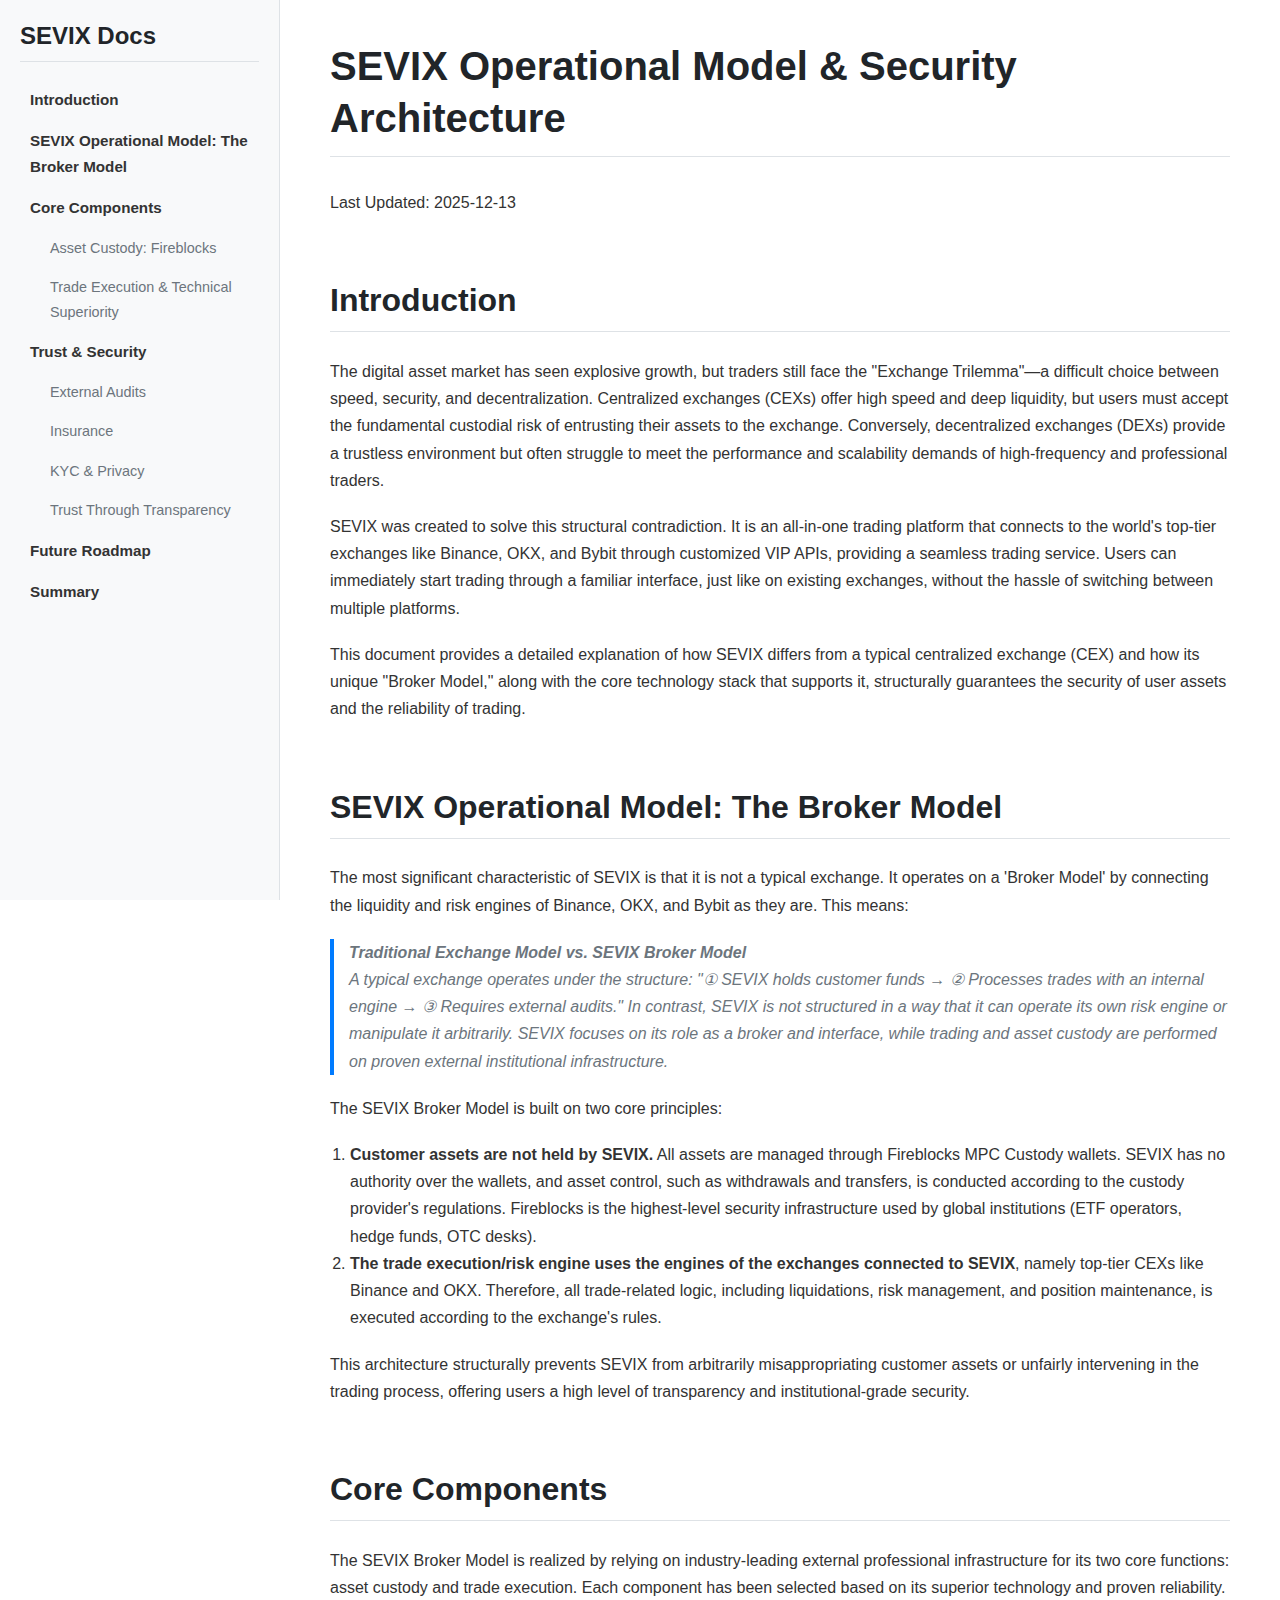
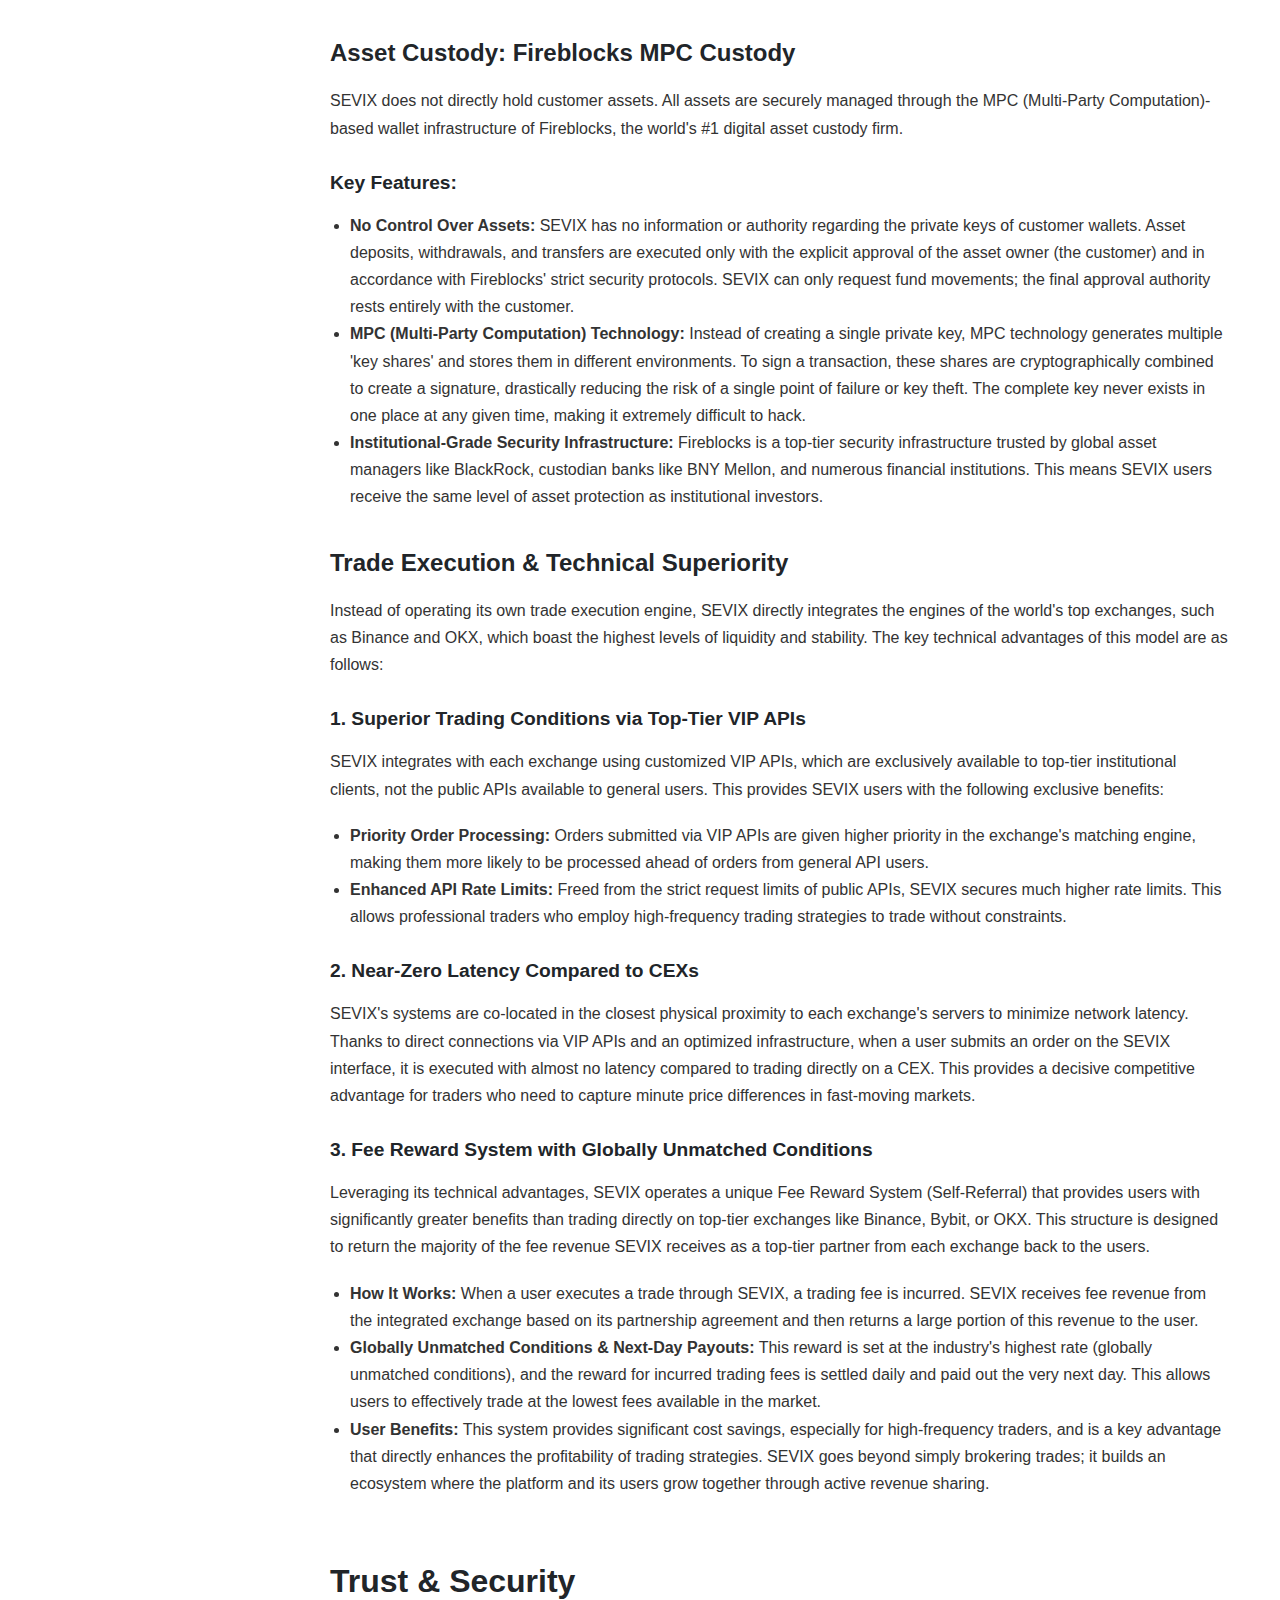
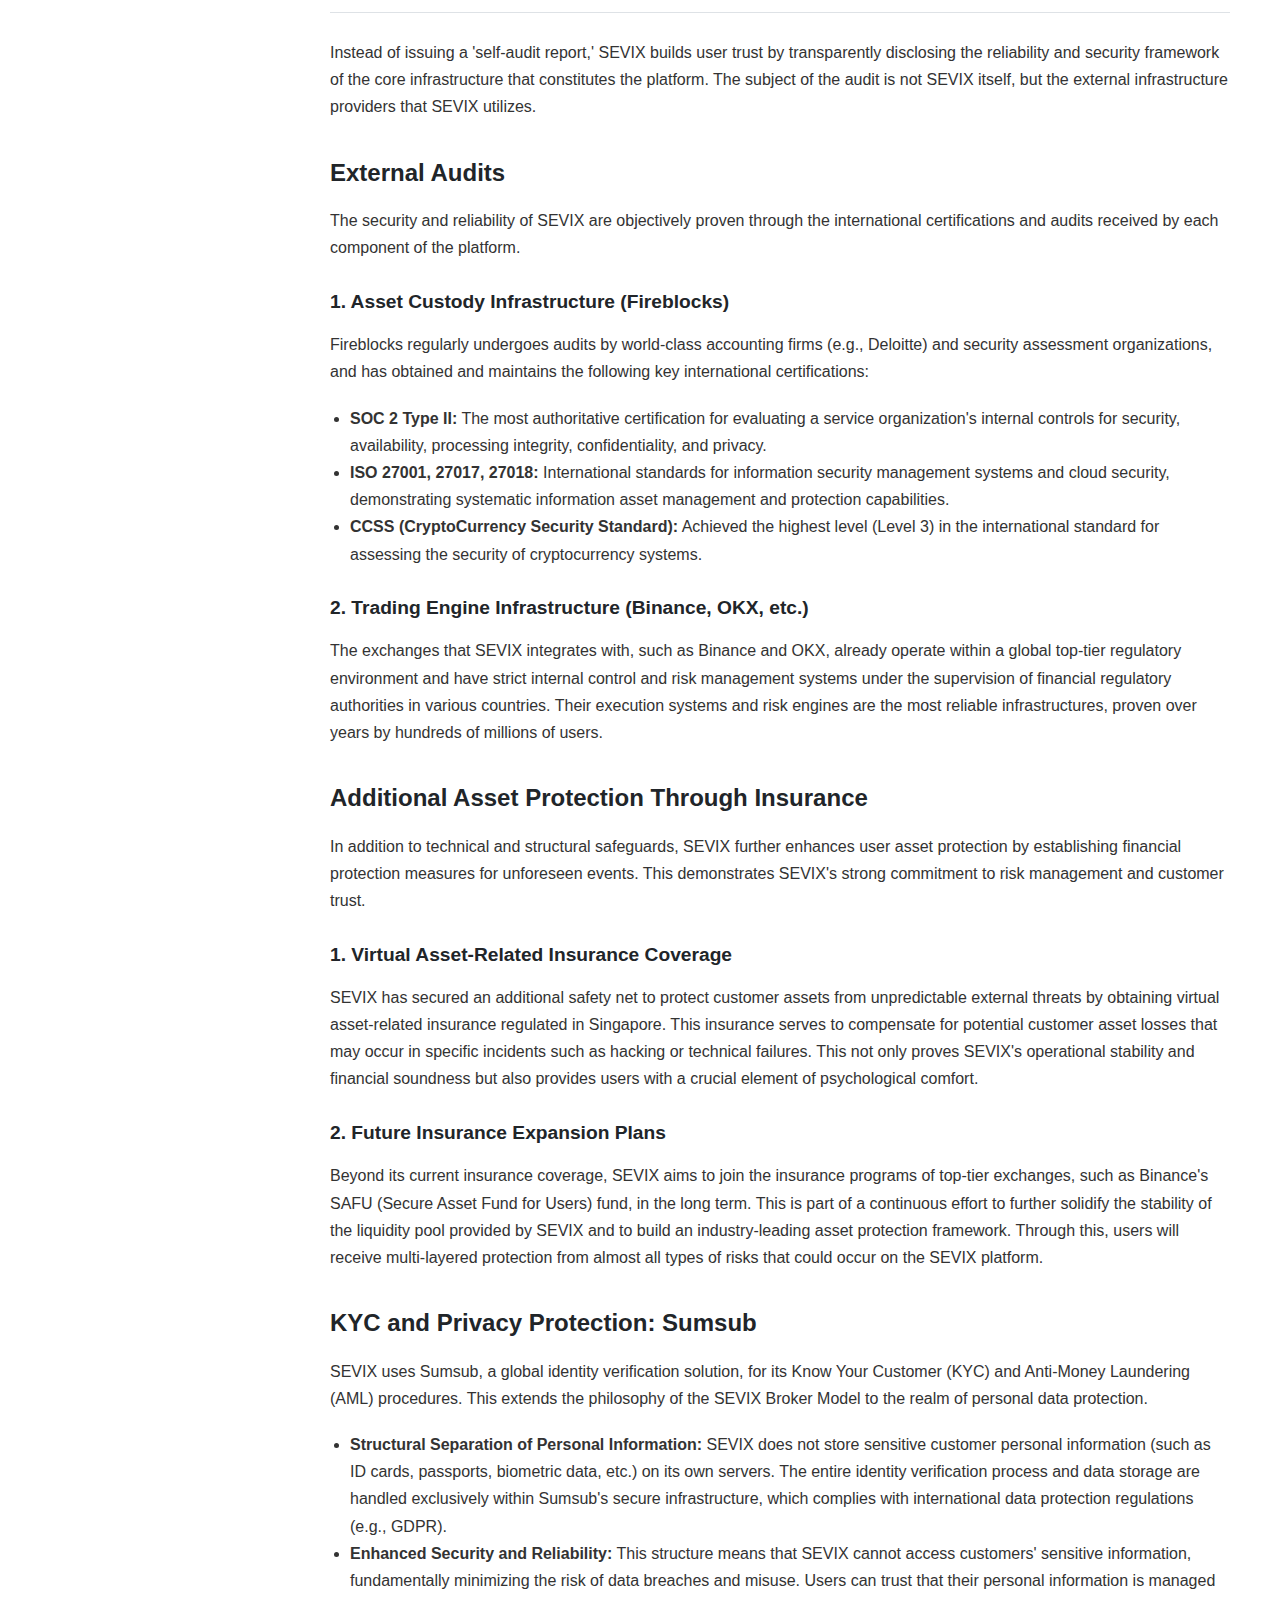
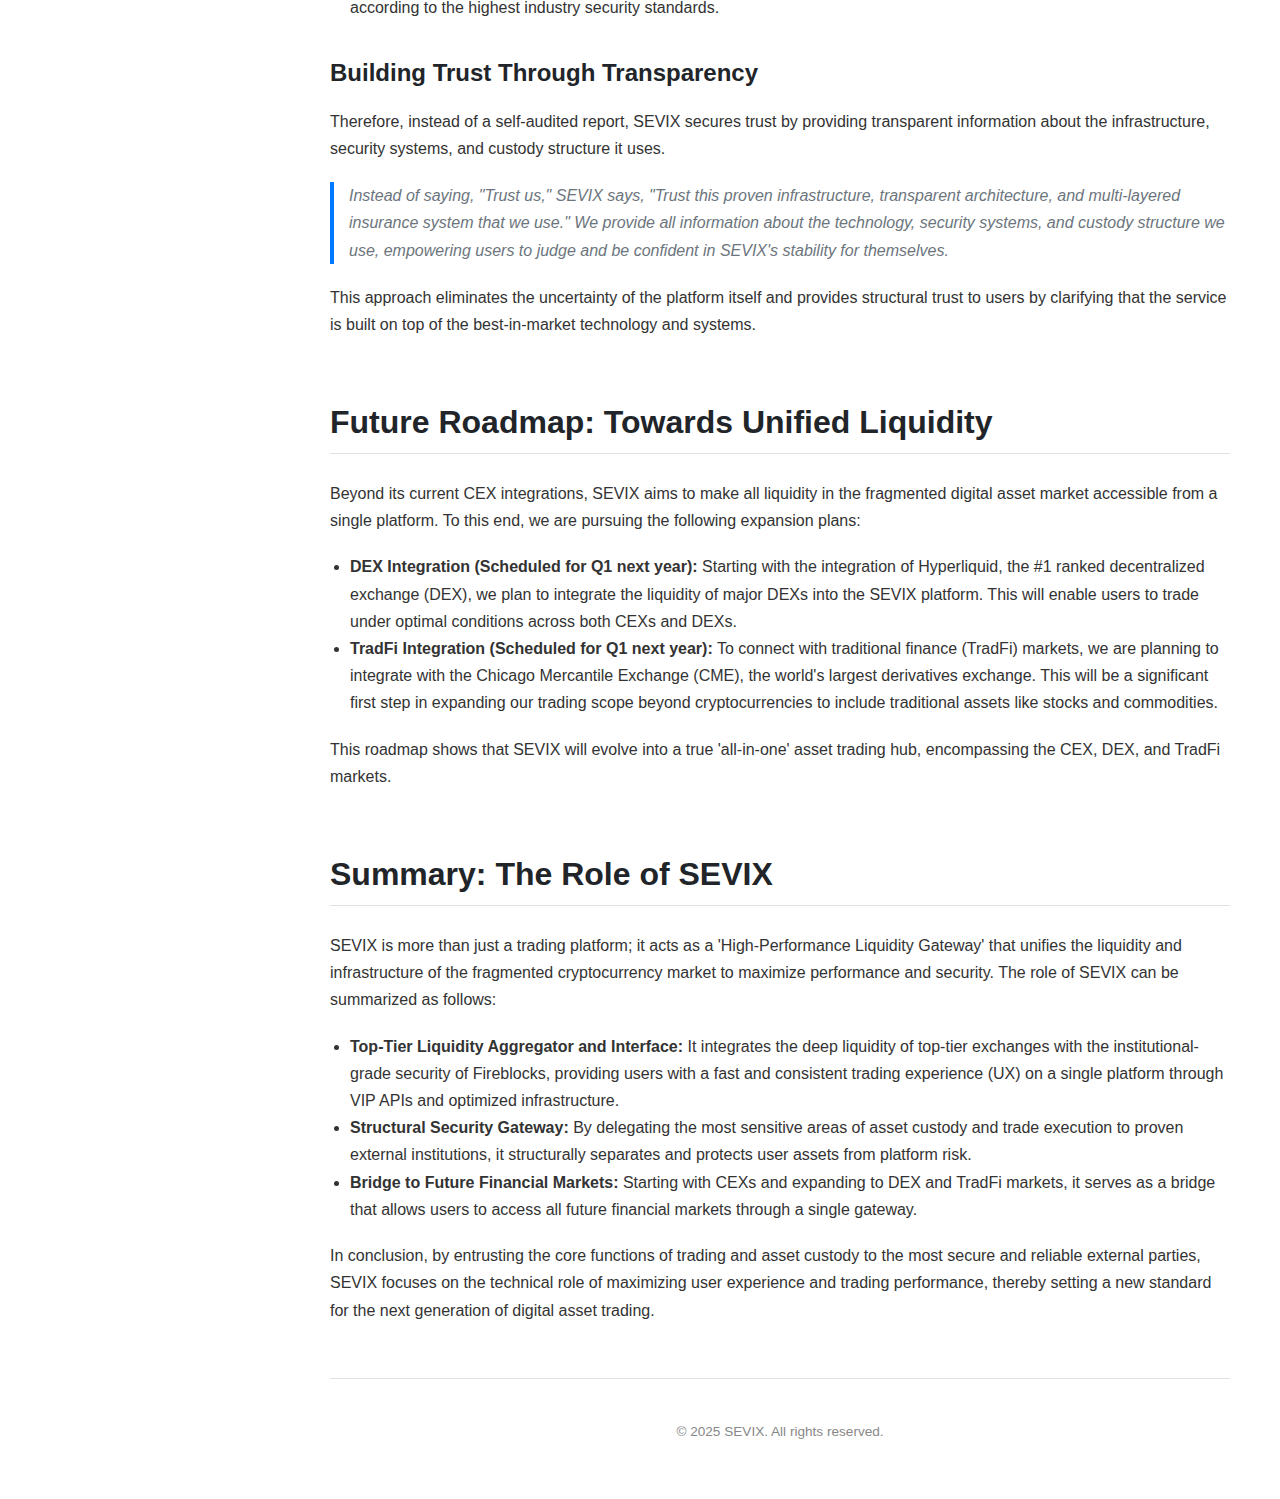
<file: index.html>
<!DOCTYPE html>
<html lang="en">
<head>
    <meta charset="UTF-8">
    <meta name="viewport" content="width=device-width, initial-scale=1.0">
    <title>SEVIX Brokerage Model & Architecture</title>
    <style>
        :root {
            --primary-color: #007bff;
            --secondary-color: #6c757d;
            --background-color: #ffffff;
            --sidebar-bg: #f8f9fa;
            --text-color: #333;
            --heading-color: #212529;
            --border-color: #dee2e6;
            --code-bg: #e9ecef;
            --link-color: #0056b3;
            --pre-bg: #f1f1f1;
        }

        body {
            font-family: -apple-system, BlinkMacSystemFont, "Segoe UI", Roboto, "Helvetica Neue", Arial, sans-serif;
            line-height: 1.7;
            color: var(--text-color);
            background-color: var(--background-color);
            margin: 0;
            display: flex;
        }

        .sidebar {
            width: 280px;
            position: fixed;
            top: 0;
            left: 0;
            height: 100vh;
            background-color: var(--sidebar-bg);
            border-right: 1px solid var(--border-color);
            padding: 20px;
            overflow-y: auto;
            box-sizing: border-box;
        }

        .sidebar h1 {
            font-size: 1.5em;
            color: var(--heading-color);
            margin-bottom: 20px;
            border-bottom: 1px solid var(--border-color);
            padding-bottom: 10px;
        }

        .sidebar nav ul {
            list-style: none;
            padding: 0;
            margin: 0;
        }

        .sidebar nav li {
            margin-bottom: 5px;
        }

        .sidebar nav a {
            text-decoration: none;
            color: var(--secondary-color);
            display: block;
            padding: 5px 10px;
            border-radius: 4px;
            font-size: 0.95em;
            transition: background-color 0.2s, color 0.2s;
        }

        .sidebar nav > ul > li > a {
            font-weight: bold;
            color: var(--text-color);
        }

        .sidebar nav ul ul {
            padding-left: 20px;
            margin-top: 5px;
        }

        .sidebar nav ul ul a {
            font-weight: normal;
            font-size: 0.9em;
        }

        .sidebar nav a:hover,
        .sidebar nav a.active {
            background-color: #e9ecef;
            color: var(--primary-color);
        }

        .main-content {
            margin-left: 280px;
            padding: 40px;
            width: calc(100% - 280px);
            box-sizing: border-box;
        }

        article {
            max-width: 900px;
            margin: 0 auto;
        }

        h1, h2, h3, h4, h5, h6 {
            color: var(--heading-color);
            font-weight: 600;
            margin-top: 1.5em;
            margin-bottom: 0.8em;
            line-height: 1.3;
        }

        h1 { font-size: 2.5em; border-bottom: 1px solid var(--border-color); padding-bottom: 0.3em; margin-top: 0; }
        h2 { font-size: 2em; border-bottom: 1px solid var(--border-color); padding-bottom: 0.3em; margin-top: 2em; }
        h3 { font-size: 1.5em; }
        h4 { font-size: 1.2em; }

        p {
            margin-bottom: 1.2em;
        }

        a {
            color: var(--primary-color);
            text-decoration: none;
        }

        a:hover {
            text-decoration: underline;
        }

        blockquote {
            border-left: 4px solid var(--primary-color);
            padding-left: 15px;
            margin: 20px 0;
            color: var(--secondary-color);
            font-style: italic;
        }

        table {
            width: 100%;
            border-collapse: collapse;
            margin: 25px 0;
            font-size: 0.95em;
        }

        th, td {
            border: 1px solid var(--border-color);
            padding: 12px 15px;
            text-align: left;
        }

        th {
            background-color: var(--sidebar-bg);
            font-weight: 600;
        }

        ul, ol {
            padding-left: 20px;
            margin-bottom: 1.2em;
        }

        .last-updated {
            font-size: 0.85em;
            color: var(--secondary-color);
            margin-bottom: 2em;
        }

        @media (max-width: 992px) {
            .sidebar {
                width: 240px;
            }
            .main-content {
                margin-left: 240px;
                width: calc(100% - 240px);
            }
        }

        @media (max-width: 768px) {
            body {
                flex-direction: column;
            }
            .sidebar {
                position: relative;
                width: 100%;
                height: auto;
                border-right: none;
                border-bottom: 1px solid var(--border-color);
            }
            .main-content {
                margin-left: 0;
                width: 100%;
                padding: 20px;
            }
            table {
                display: block;
                overflow-x: auto;
                white-space: nowrap;
            }
        }
    </style>
</head>
<body>
    <aside class="sidebar">
        <h1>SEVIX Docs</h1>
        <nav>
            <ul>
                <li><a href="#introduction">Introduction</a></li>
                <li><a href="#broker-model">SEVIX Operational Model: The Broker Model</a></li>
                <li><a href="#core-components">Core Components</a>
                    <ul>
                        <li><a href="#section-asset-custody">Asset Custody: Fireblocks</a></li>
                        <li><a href="#section-trading-engine">Trade Execution & Technical Superiority</a></li>
                    </ul>
                </li>
                <li><a href="#trust-and-security">Trust & Security</a>
                    <ul>
                        <li><a href="#section-external-audits">External Audits</a></li>
                        <li><a href="#section-insurance">Insurance</a></li>
                        <li><a href="#section-kyc">KYC & Privacy</a></li>
                        <li><a href="#section-trust-through-transparency">Trust Through Transparency</a></li>
                    </ul>
                </li>
                <li><a href="#roadmap">Future Roadmap</a></li>
                <li><a href="#summary">Summary</a></li>
            </ul>
        </nav>
    </aside>

    <main class="main-content">
        <article>
            <h1>SEVIX Operational Model & Security Architecture</h1>
            <p>Last Updated: 2025-12-13</p>

            <section id="introduction">
                <h2>Introduction</h2>
                <p>The digital asset market has seen explosive growth, but traders still face the "Exchange Trilemma"—a difficult choice between speed, security, and decentralization. Centralized exchanges (CEXs) offer high speed and deep liquidity, but users must accept the fundamental custodial risk of entrusting their assets to the exchange. Conversely, decentralized exchanges (DEXs) provide a trustless environment but often struggle to meet the performance and scalability demands of high-frequency and professional traders.</p>
                <p>SEVIX was created to solve this structural contradiction. It is an all-in-one trading platform that connects to the world's top-tier exchanges like Binance, OKX, and Bybit through customized VIP APIs, providing a seamless trading service. Users can immediately start trading through a familiar interface, just like on existing exchanges, without the hassle of switching between multiple platforms.</p>
                <p>This document provides a detailed explanation of how SEVIX differs from a typical centralized exchange (CEX) and how its unique "Broker Model," along with the core technology stack that supports it, structurally guarantees the security of user assets and the reliability of trading.</p>
            </section>

            <section id="broker-model">
                <h2>SEVIX Operational Model: The Broker Model</h2>
                <p>The most significant characteristic of SEVIX is that it is not a typical exchange. It operates on a 'Broker Model' by connecting the liquidity and risk engines of Binance, OKX, and Bybit as they are. This means:</p>
                <blockquote>
                    <p><strong>Traditional Exchange Model vs. SEVIX Broker Model</strong><br/>
                    A typical exchange operates under the structure: "① SEVIX holds customer funds → ② Processes trades with an internal engine → ③ Requires external audits." In contrast, SEVIX is not structured in a way that it can operate its own risk engine or manipulate it arbitrarily. SEVIX focuses on its role as a broker and interface, while trading and asset custody are performed on proven external institutional infrastructure.</p>
                </blockquote>
                <p>The SEVIX Broker Model is built on two core principles:</p>
                <ol>
                    <li><strong>Customer assets are not held by SEVIX.</strong> All assets are managed through Fireblocks MPC Custody wallets. SEVIX has no authority over the wallets, and asset control, such as withdrawals and transfers, is conducted according to the custody provider's regulations. Fireblocks is the highest-level security infrastructure used by global institutions (ETF operators, hedge funds, OTC desks).</li>
                    <li><strong>The trade execution/risk engine uses the engines of the exchanges connected to SEVIX</strong>, namely top-tier CEXs like Binance and OKX. Therefore, all trade-related logic, including liquidations, risk management, and position maintenance, is executed according to the exchange's rules.</li>
                </ol>
                <p>This architecture structurally prevents SEVIX from arbitrarily misappropriating customer assets or unfairly intervening in the trading process, offering users a high level of transparency and institutional-grade security.</p>
            </section>

            <section id="core-components">
                <h2>Core Components</h2>
                <p>The SEVIX Broker Model is realized by relying on industry-leading external professional infrastructure for its two core functions: asset custody and trade execution. Each component has been selected based on its superior technology and proven reliability.</p>

                <h3 id="section-asset-custody">Asset Custody: Fireblocks MPC Custody</h3>
                <p>SEVIX does not directly hold customer assets. All assets are securely managed through the MPC (Multi-Party Computation)-based wallet infrastructure of Fireblocks, the world's #1 digital asset custody firm.</p>

                <h4>Key Features:</h4>
                <ul>
                    <li><strong>No Control Over Assets:</strong> SEVIX has no information or authority regarding the private keys of customer wallets. Asset deposits, withdrawals, and transfers are executed only with the explicit approval of the asset owner (the customer) and in accordance with Fireblocks' strict security protocols. SEVIX can only request fund movements; the final approval authority rests entirely with the customer.</li>
                    <li><strong>MPC (Multi-Party Computation) Technology:</strong> Instead of creating a single private key, MPC technology generates multiple 'key shares' and stores them in different environments. To sign a transaction, these shares are cryptographically combined to create a signature, drastically reducing the risk of a single point of failure or key theft. The complete key never exists in one place at any given time, making it extremely difficult to hack.</li>
                    <li><strong>Institutional-Grade Security Infrastructure:</strong> Fireblocks is a top-tier security infrastructure trusted by global asset managers like BlackRock, custodian banks like BNY Mellon, and numerous financial institutions. This means SEVIX users receive the same level of asset protection as institutional investors.</li>
                </ul>

                <h3 id="section-trading-engine">Trade Execution & Technical Superiority</h3>
                <p>Instead of operating its own trade execution engine, SEVIX directly integrates the engines of the world's top exchanges, such as Binance and OKX, which boast the highest levels of liquidity and stability. The key technical advantages of this model are as follows:</p>

                <h4>1. Superior Trading Conditions via Top-Tier VIP APIs</h4>
                <p>SEVIX integrates with each exchange using customized VIP APIs, which are exclusively available to top-tier institutional clients, not the public APIs available to general users. This provides SEVIX users with the following exclusive benefits:</p>
                <ul>
                    <li><strong>Priority Order Processing:</strong> Orders submitted via VIP APIs are given higher priority in the exchange's matching engine, making them more likely to be processed ahead of orders from general API users.</li>
                    <li><strong>Enhanced API Rate Limits:</strong> Freed from the strict request limits of public APIs, SEVIX secures much higher rate limits. This allows professional traders who employ high-frequency trading strategies to trade without constraints.</li>
                </ul>

                <h4>2. Near-Zero Latency Compared to CEXs</h4>
                <p>SEVIX's systems are co-located in the closest physical proximity to each exchange's servers to minimize network latency. Thanks to direct connections via VIP APIs and an optimized infrastructure, when a user submits an order on the SEVIX interface, it is executed with almost no latency compared to trading directly on a CEX. This provides a decisive competitive advantage for traders who need to capture minute price differences in fast-moving markets.</p>

                <h4>3. Fee Reward System with Globally Unmatched Conditions</h4>
                <p>Leveraging its technical advantages, SEVIX operates a unique Fee Reward System (Self-Referral) that provides users with significantly greater benefits than trading directly on top-tier exchanges like Binance, Bybit, or OKX. This structure is designed to return the majority of the fee revenue SEVIX receives as a top-tier partner from each exchange back to the users.</p>
                <ul>
                    <li><strong>How It Works:</strong> When a user executes a trade through SEVIX, a trading fee is incurred. SEVIX receives fee revenue from the integrated exchange based on its partnership agreement and then returns a large portion of this revenue to the user.</li>
                    <li><strong>Globally Unmatched Conditions & Next-Day Payouts:</strong> This reward is set at the industry's highest rate (globally unmatched conditions), and the reward for incurred trading fees is settled daily and paid out the very next day. This allows users to effectively trade at the lowest fees available in the market.</li>
                    <li><strong>User Benefits:</strong> This system provides significant cost savings, especially for high-frequency traders, and is a key advantage that directly enhances the profitability of trading strategies. SEVIX goes beyond simply brokering trades; it builds an ecosystem where the platform and its users grow together through active revenue sharing.</li>
                </ul>
            </section>

            <section id="trust-and-security">
                <h2>Trust & Security</h2>
                <p>Instead of issuing a 'self-audit report,' SEVIX builds user trust by transparently disclosing the reliability and security framework of the core infrastructure that constitutes the platform. The subject of the audit is not SEVIX itself, but the external infrastructure providers that SEVIX utilizes.</p>

                <h3 id="section-external-audits">External Audits</h3>
                <p>The security and reliability of SEVIX are objectively proven through the international certifications and audits received by each component of the platform.</p>

                <h4>1. Asset Custody Infrastructure (Fireblocks)</h4>
                <p>Fireblocks regularly undergoes audits by world-class accounting firms (e.g., Deloitte) and security assessment organizations, and has obtained and maintains the following key international certifications:</p>
                <ul>
                    <li><strong>SOC 2 Type II:</strong> The most authoritative certification for evaluating a service organization's internal controls for security, availability, processing integrity, confidentiality, and privacy.</li>
                    <li><strong>ISO 27001, 27017, 27018:</strong> International standards for information security management systems and cloud security, demonstrating systematic information asset management and protection capabilities.</li>
                    <li><strong>CCSS (CryptoCurrency Security Standard):</strong> Achieved the highest level (Level 3) in the international standard for assessing the security of cryptocurrency systems.</li>
                </ul>

                <h4>2. Trading Engine Infrastructure (Binance, OKX, etc.)</h4>
                <p>The exchanges that SEVIX integrates with, such as Binance and OKX, already operate within a global top-tier regulatory environment and have strict internal control and risk management systems under the supervision of financial regulatory authorities in various countries. Their execution systems and risk engines are the most reliable infrastructures, proven over years by hundreds of millions of users.</p>

                <h3 id="section-insurance">Additional Asset Protection Through Insurance</h3>
                <p>In addition to technical and structural safeguards, SEVIX further enhances user asset protection by establishing financial protection measures for unforeseen events. This demonstrates SEVIX's strong commitment to risk management and customer trust.</p>

                <h4>1. Virtual Asset-Related Insurance Coverage</h4>
                <p>SEVIX has secured an additional safety net to protect customer assets from unpredictable external threats by obtaining virtual asset-related insurance regulated in Singapore. This insurance serves to compensate for potential customer asset losses that may occur in specific incidents such as hacking or technical failures. This not only proves SEVIX's operational stability and financial soundness but also provides users with a crucial element of psychological comfort.</p>

                <h4>2. Future Insurance Expansion Plans</h4>
                <p>Beyond its current insurance coverage, SEVIX aims to join the insurance programs of top-tier exchanges, such as Binance's SAFU (Secure Asset Fund for Users) fund, in the long term. This is part of a continuous effort to further solidify the stability of the liquidity pool provided by SEVIX and to build an industry-leading asset protection framework. Through this, users will receive multi-layered protection from almost all types of risks that could occur on the SEVIX platform.</p>

                <h3 id="section-kyc">KYC and Privacy Protection: Sumsub</h3>
                <p>SEVIX uses Sumsub, a global identity verification solution, for its Know Your Customer (KYC) and Anti-Money Laundering (AML) procedures. This extends the philosophy of the SEVIX Broker Model to the realm of personal data protection.</p>
                <ul>
                    <li><strong>Structural Separation of Personal Information:</strong> SEVIX does not store sensitive customer personal information (such as ID cards, passports, biometric data, etc.) on its own servers. The entire identity verification process and data storage are handled exclusively within Sumsub's secure infrastructure, which complies with international data protection regulations (e.g., GDPR).</li>
                    <li><strong>Enhanced Security and Reliability:</strong> This structure means that SEVIX cannot access customers' sensitive information, fundamentally minimizing the risk of data breaches and misuse. Users can trust that their personal information is managed according to the highest industry security standards.</li>
                </ul>

                <h3 id="section-trust-through-transparency">Building Trust Through Transparency</h3>
                <p>Therefore, instead of a self-audited report, SEVIX secures trust by providing transparent information about the infrastructure, security systems, and custody structure it uses.</p>
                <blockquote>
                    <p>Instead of saying, "Trust us," SEVIX says, "Trust this proven infrastructure, transparent architecture, and multi-layered insurance system that we use." We provide all information about the technology, security systems, and custody structure we use, empowering users to judge and be confident in SEVIX's stability for themselves.</p>
                </blockquote>
                <p>This approach eliminates the uncertainty of the platform itself and provides structural trust to users by clarifying that the service is built on top of the best-in-market technology and systems.</p>
            </section>

            <section id="roadmap">
                <h2>Future Roadmap: Towards Unified Liquidity</h2>
                <p>Beyond its current CEX integrations, SEVIX aims to make all liquidity in the fragmented digital asset market accessible from a single platform. To this end, we are pursuing the following expansion plans:</p>
                <ul>
                    <li><strong>DEX Integration (Scheduled for Q1 next year):</strong> Starting with the integration of Hyperliquid, the #1 ranked decentralized exchange (DEX), we plan to integrate the liquidity of major DEXs into the SEVIX platform. This will enable users to trade under optimal conditions across both CEXs and DEXs.</li>
                    <li><strong>TradFi Integration (Scheduled for Q1 next year):</strong> To connect with traditional finance (TradFi) markets, we are planning to integrate with the Chicago Mercantile Exchange (CME), the world's largest derivatives exchange. This will be a significant first step in expanding our trading scope beyond cryptocurrencies to include traditional assets like stocks and commodities.</li>
                </ul>
                <p>This roadmap shows that SEVIX will evolve into a true 'all-in-one' asset trading hub, encompassing the CEX, DEX, and TradFi markets.</p>
            </section>

            <section id="summary">
                <h2>Summary: The Role of SEVIX</h2>
                <p>SEVIX is more than just a trading platform; it acts as a 'High-Performance Liquidity Gateway' that unifies the liquidity and infrastructure of the fragmented cryptocurrency market to maximize performance and security. The role of SEVIX can be summarized as follows:</p>
                <ul>
                    <li><strong>Top-Tier Liquidity Aggregator and Interface:</strong> It integrates the deep liquidity of top-tier exchanges with the institutional-grade security of Fireblocks, providing users with a fast and consistent trading experience (UX) on a single platform through VIP APIs and optimized infrastructure.</li>
                    <li><strong>Structural Security Gateway:</strong> By delegating the most sensitive areas of asset custody and trade execution to proven external institutions, it structurally separates and protects user assets from platform risk.</li>
                    <li><strong>Bridge to Future Financial Markets:</strong> Starting with CEXs and expanding to DEX and TradFi markets, it serves as a bridge that allows users to access all future financial markets through a single gateway.</li>
                </ul>
                <p>In conclusion, by entrusting the core functions of trading and asset custody to the most secure and reliable external parties, SEVIX focuses on the technical role of maximizing user experience and trading performance, thereby setting a new standard for the next generation of digital asset trading.</p>
            </section>

            <footer style="text-align: center; margin-top: 4em; padding-top: 2em; border-top: 1px solid var(--border-color); font-size: 0.85em; color: #888;">
                <p>© 2025 SEVIX. All rights reserved.</p>
            </footer>
        </article>
    </main>
</body>
</html>
</file>
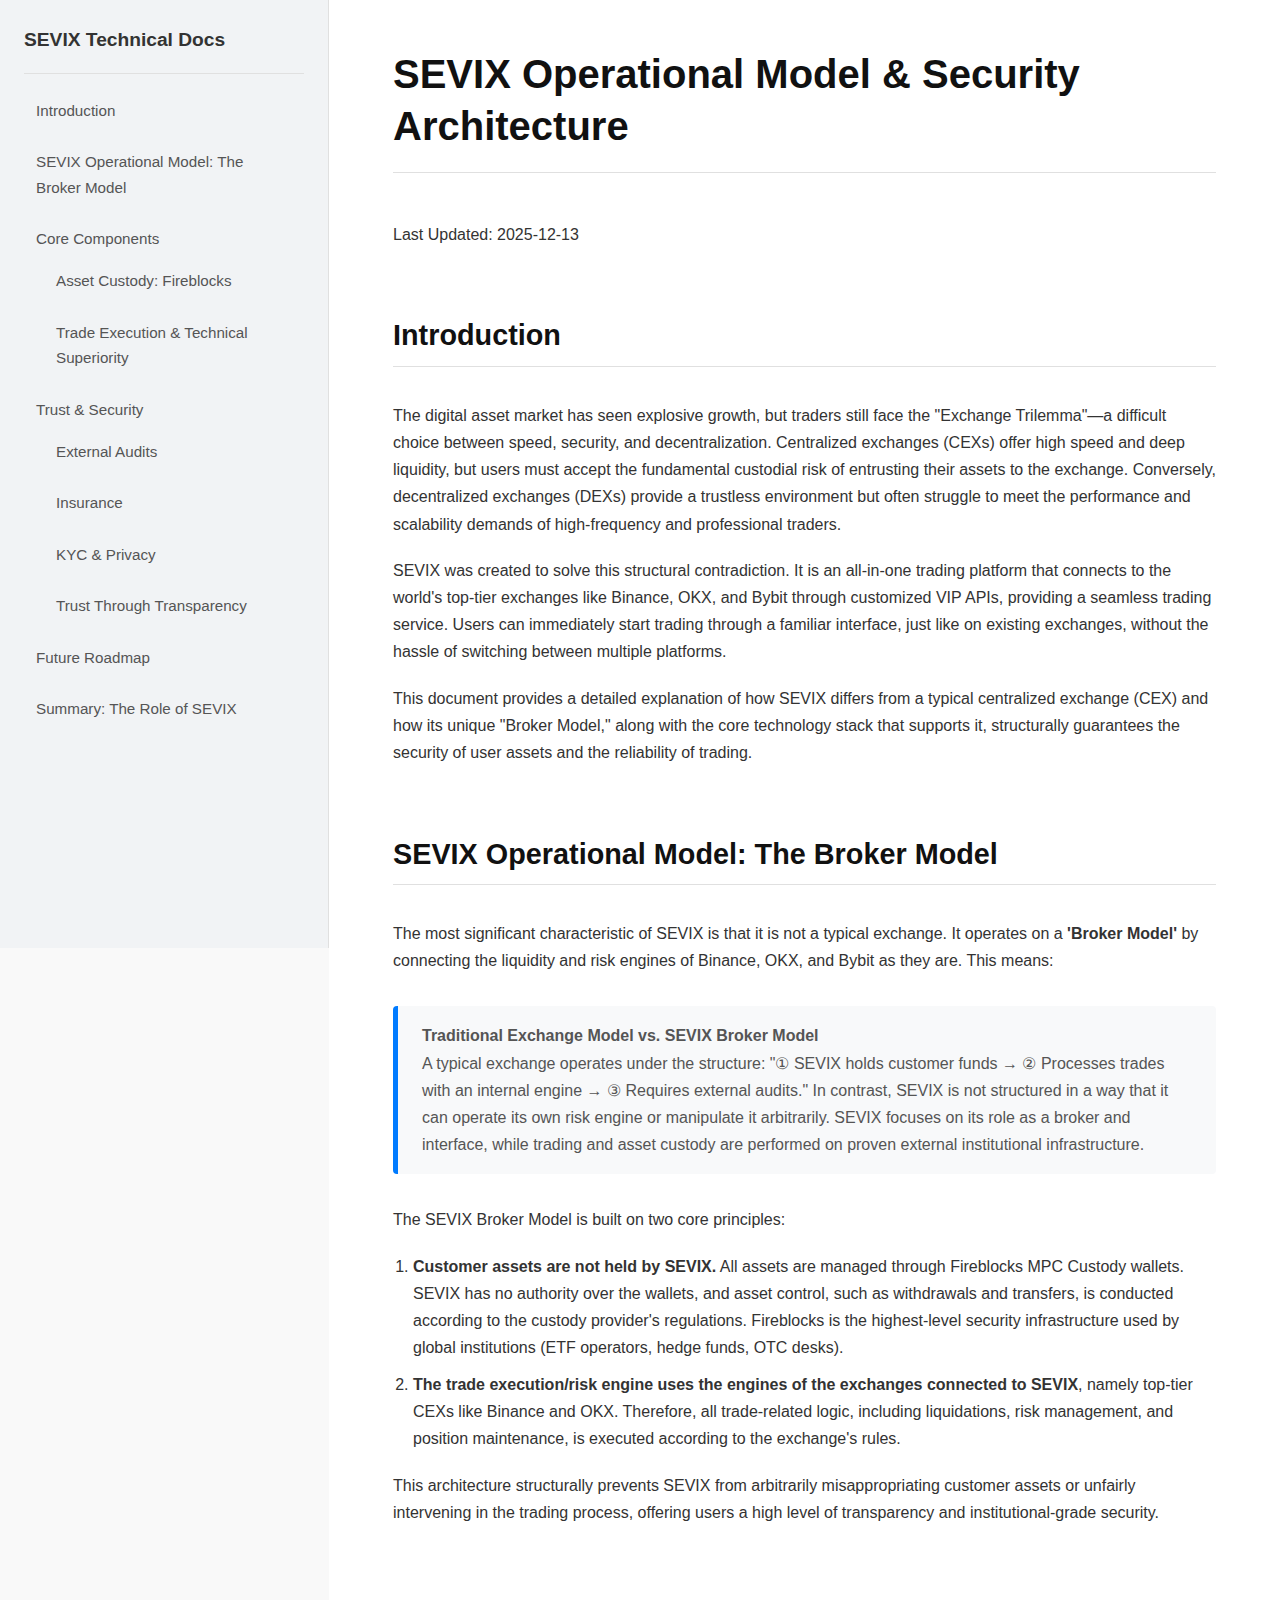
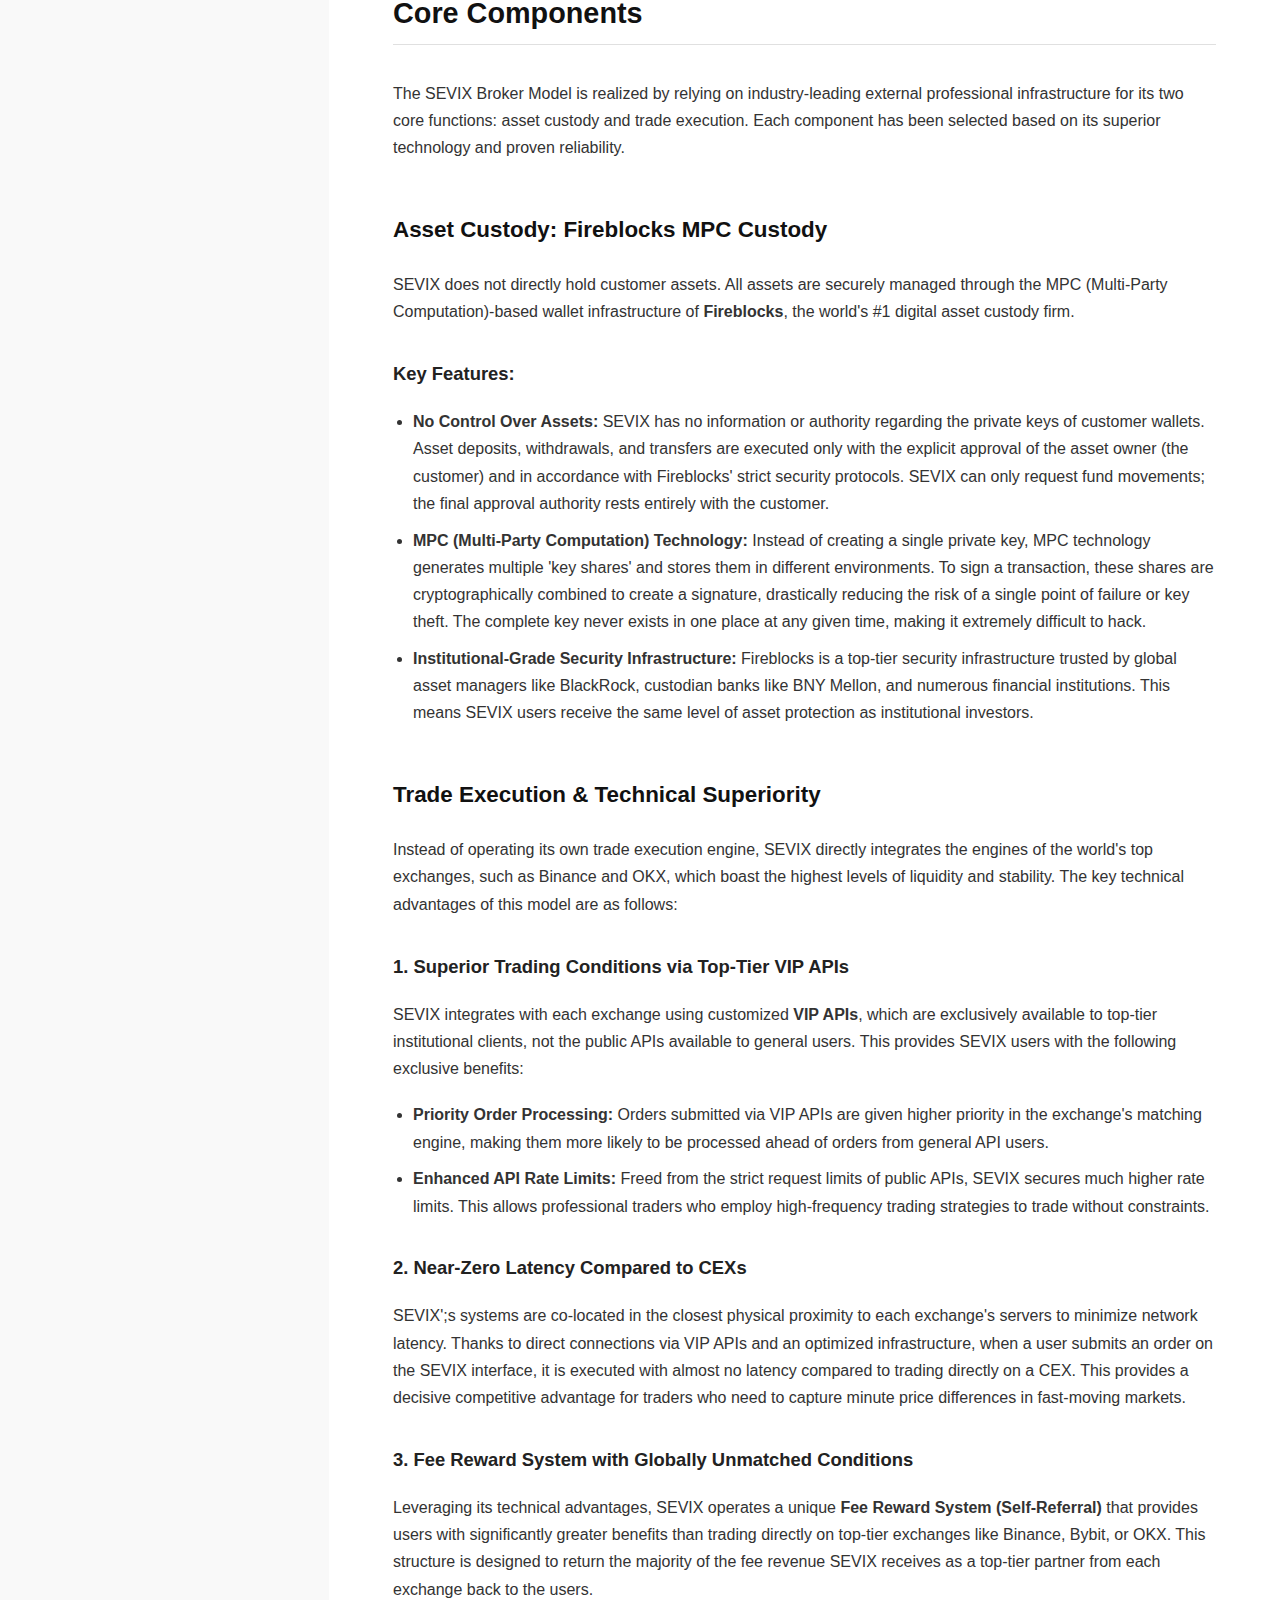
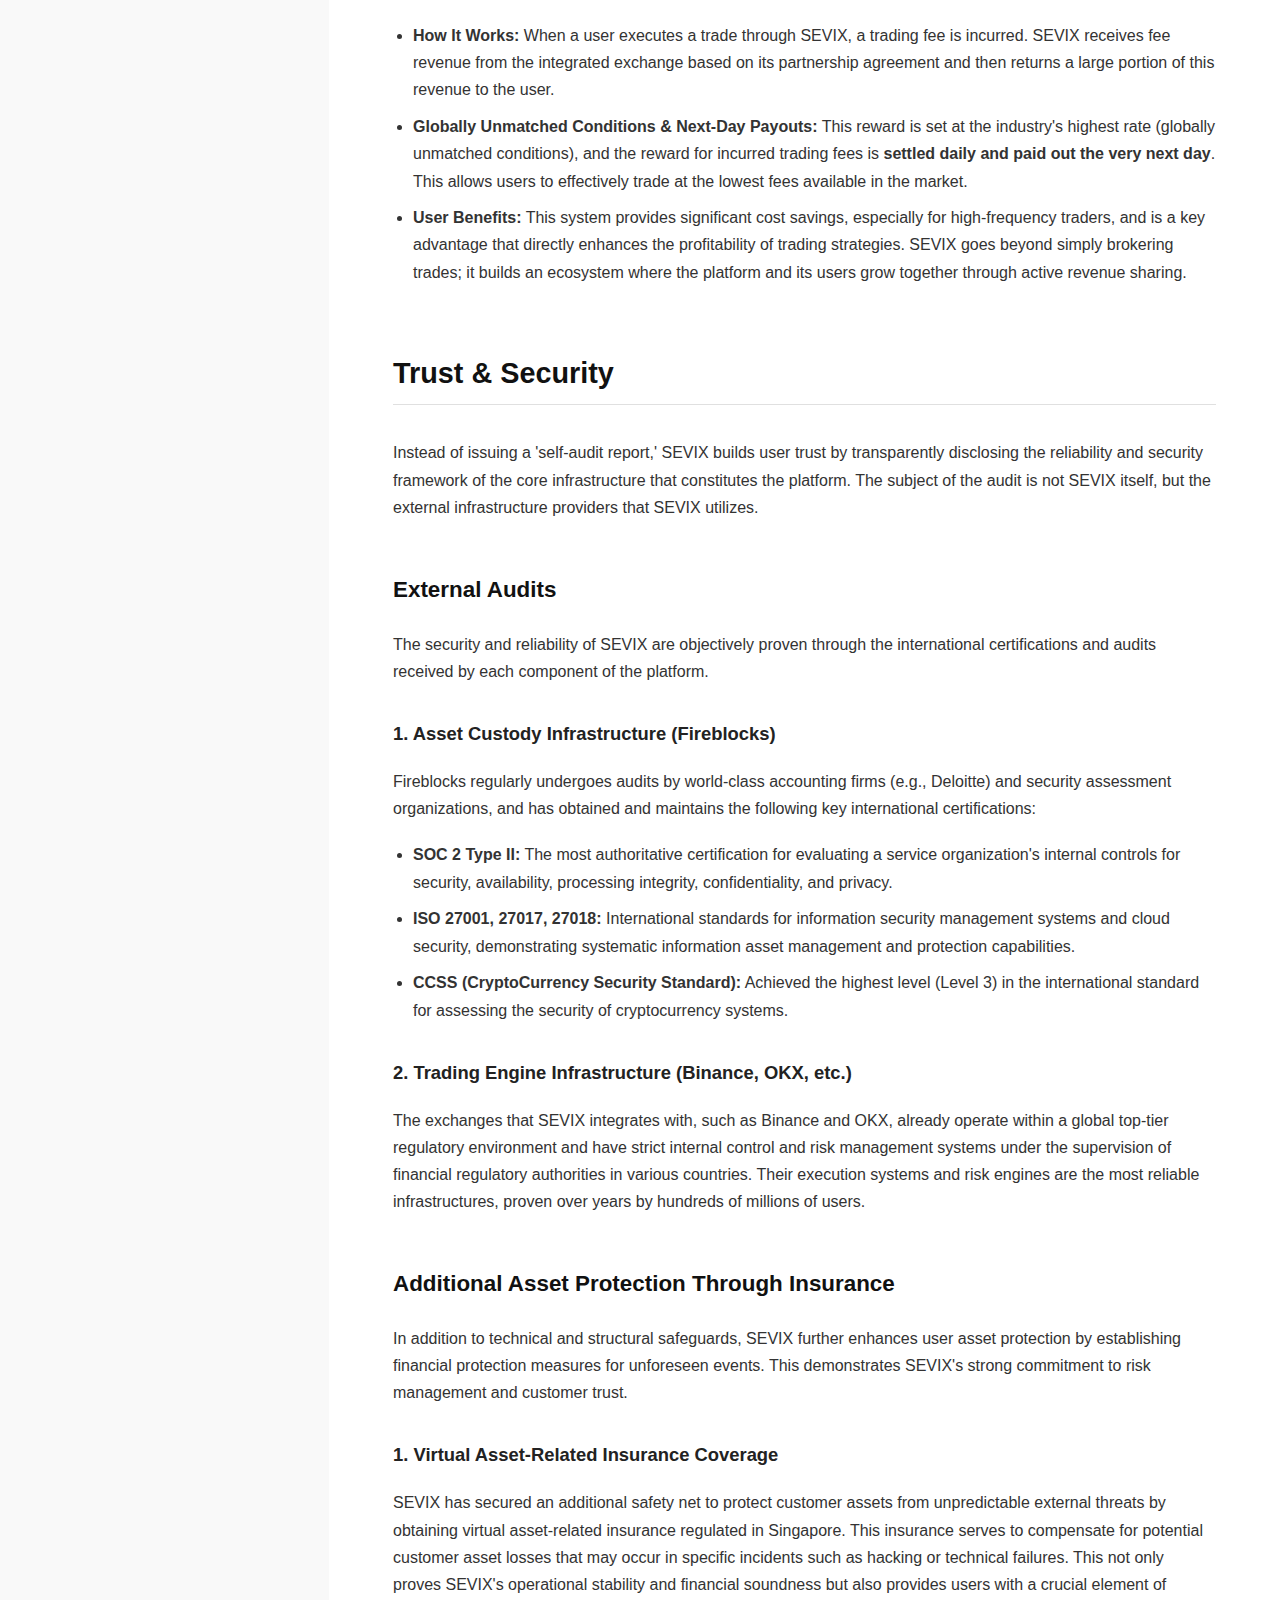
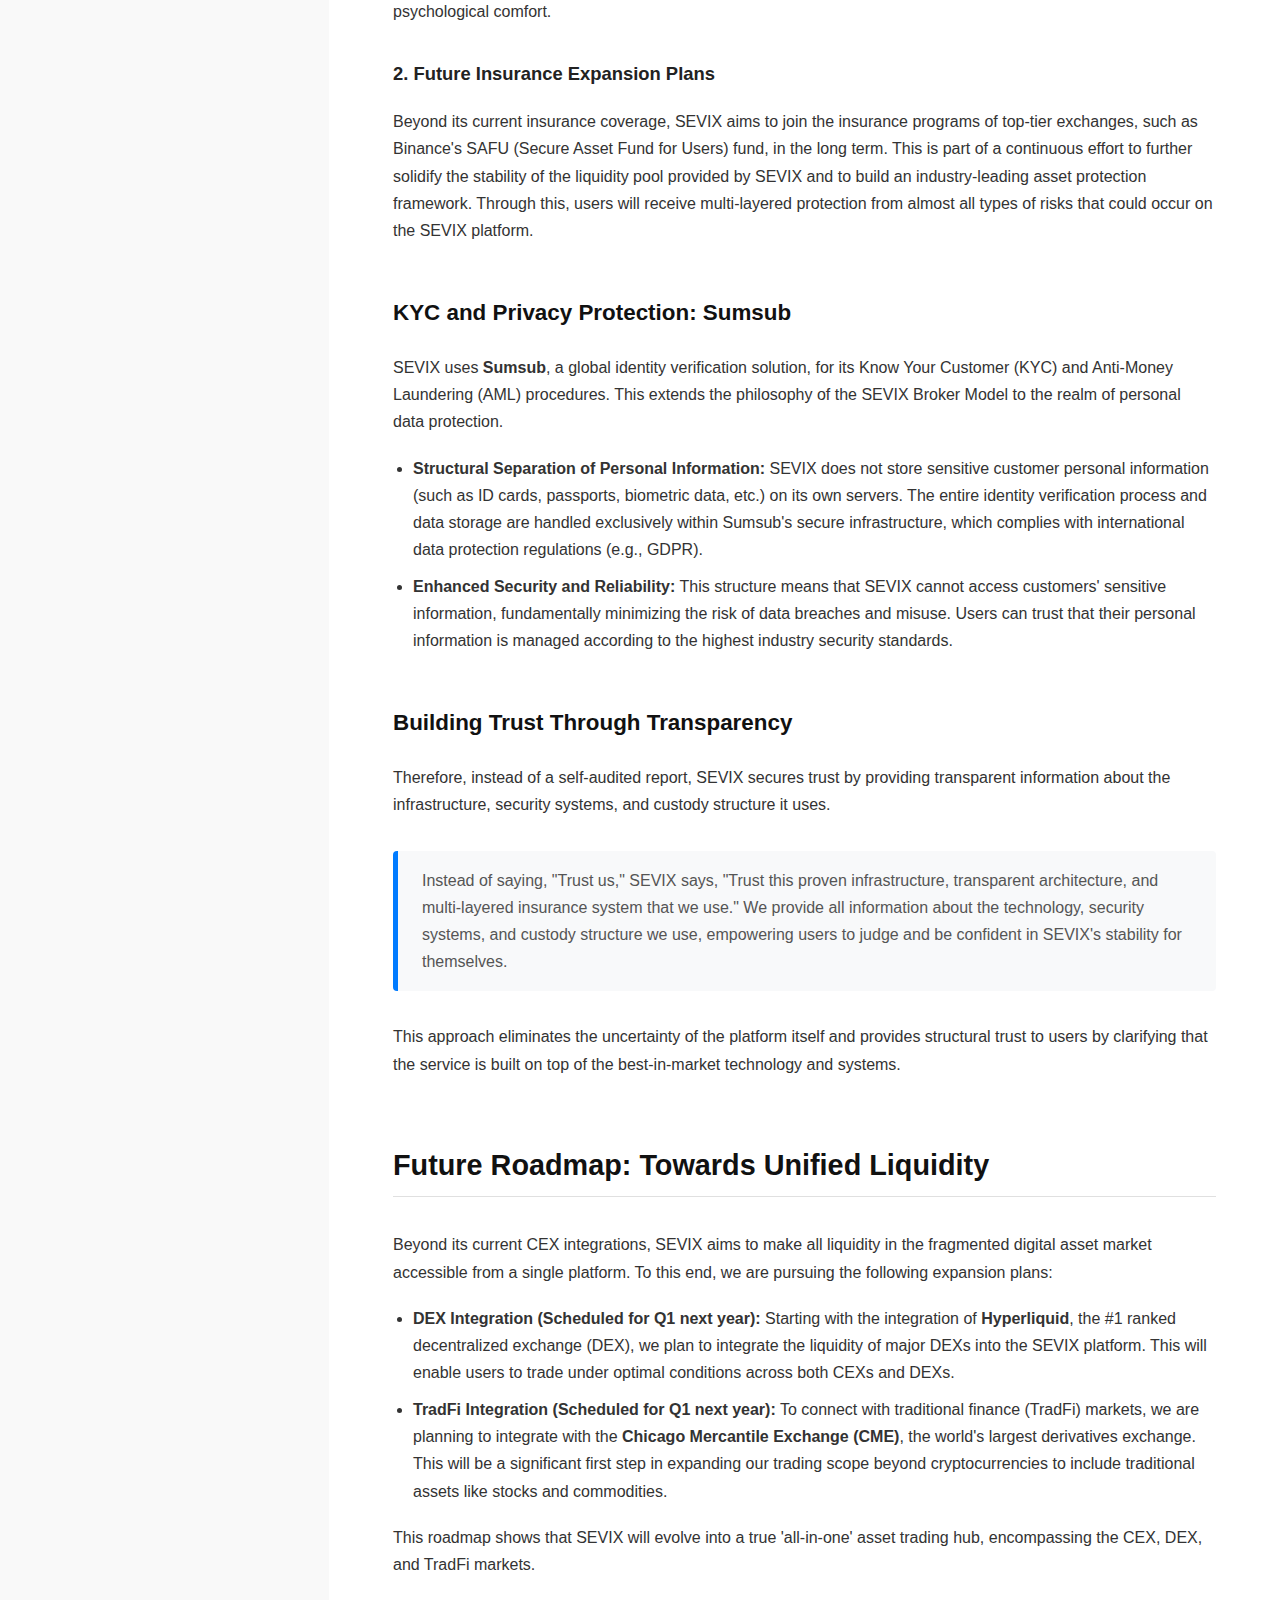
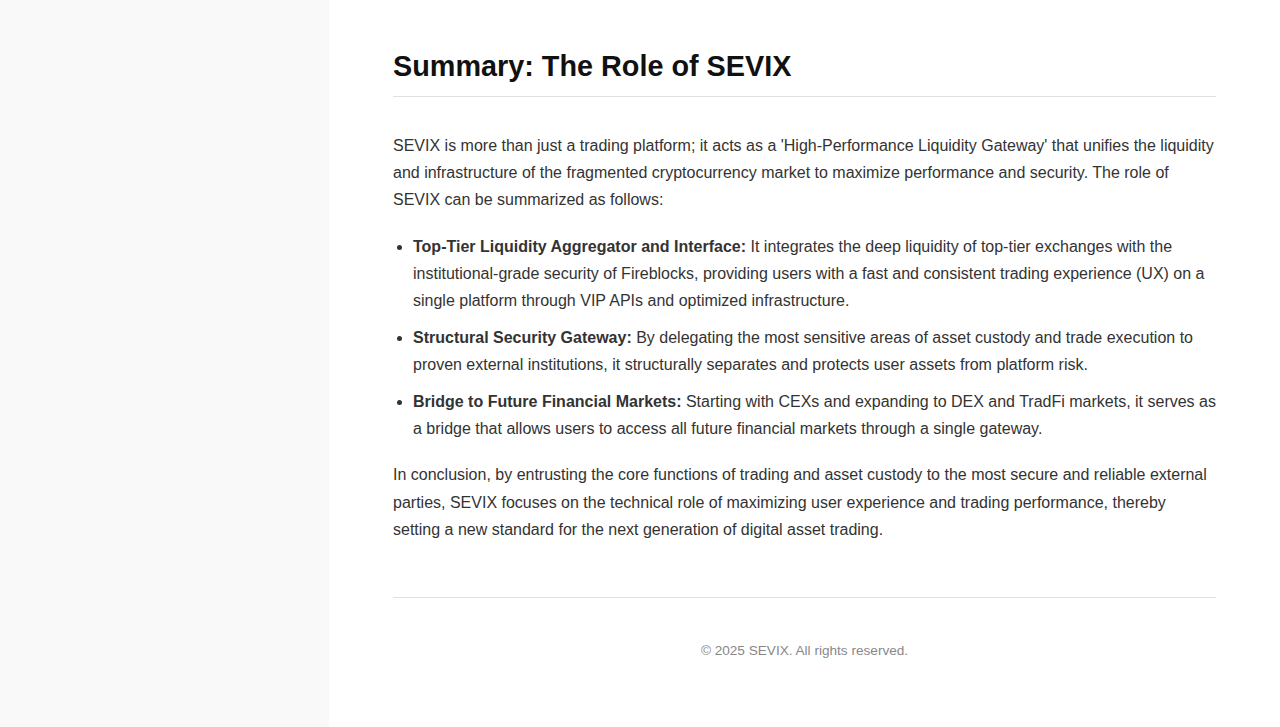
<file: main_page_1.html>
<!DOCTYPE html><html lang="en" style="--viewport-height: 6.23px;"><head>
<meta charset="utf-8"/>
<meta content="width=device-width, initial-scale=1.0" name="viewport"/>
<title>SEVIX Technical Documentation | Operational Model &amp; Security Architecture</title>
<style>
        :root {
            --primary-color: #007bff;
            --text-color: #333;
            --secondary-text-color: #555;
            --border-color: #e0e0e0;
            --background-color: #f9f9f9;
            --content-background: #ffffff;
            --sidebar-background: #f1f3f5;
            --code-background: #f8f9fa;
            --quote-border-color: #007bff;
        }

        body {
            font-family: -apple-system, BlinkMacSystemFont, "Segoe UI", Roboto, Helvetica, Arial, sans-serif, "Apple Color Emoji", "Segoe UI Emoji", "Segoe UI Symbol";
            margin: 0;
            padding: 0;
            background-color: var(--background-color);
            color: var(--text-color);
            line-height: 1.7;
        }

        .docs-container {
            display: flex;
            min-height: calc(var(--viewport-height) * 100);
        }

        .sidebar {
            width: 280px;
            flex-shrink: 0;
            background-color: var(--sidebar-background);
            border-right: 1px solid var(--border-color);
            padding: 24px;
            height: calc(var(--viewport-height) * 100);
            position: sticky;
            top: 0;
            overflow-y: auto;
        }

        .sidebar-header {
            font-size: 1.2em;
            font-weight: 600;
            padding-bottom: 16px;
            border-bottom: 1px solid var(--border-color);
            margin-bottom: 16px;
        }

        .sidebar-nav ul {
            list-style: none;
            padding: 0;
            margin: 0;
        }

        .sidebar-nav li a {
            display: block;
            padding: 8px 12px;
            text-decoration: none;
            color: var(--secondary-text-color);
            border-radius: 4px;
            font-size: 0.95em;
            transition: background-color 0.2s ease, color 0.2s ease;
        }

        .sidebar-nav li a:hover {
            background-color: #e9ecef;
            color: var(--text-color);
        }
        
        .sidebar-nav li .sub-menu {
            padding-left: 20px;
        }

        .main-content {
            flex-grow: 1;
            padding: 48px 64px;
            background-color: var(--content-background);
            max-width: 900px;
            margin: 0 auto;
        }

        article {
            max-width: 100%;
        }

        h1, h2, h3, h4 {
            font-weight: 700;
            color: #111;
            line-height: 1.3;
            margin-top: 2.4em;
            margin-bottom: 1.2em;
        }

        h1 {
            font-size: 2.5em;
            border-bottom: 1px solid var(--border-color);
            padding-bottom: 0.5em;
            margin-top: 0;
        }

        h2 {
            font-size: 1.8em;
            border-bottom: 1px solid var(--border-color);
            padding-bottom: 0.4em;
        }

        h3 {
            font-size: 1.4em;
        }
        
        h4 {
            font-size: 1.15em;
            font-weight: 600;
            color: #222;
            margin-top: 2em;
        }

        p {
            font-size: 1em;
            margin-bottom: 1.2em;
        }

        ul, ol {
            padding-left: 20px;
            margin-bottom: 1.2em;
        }

        li {
            margin-bottom: 0.6em;
        }

        strong {
            font-weight: 600;
        }

        blockquote {
            margin: 2em 0;
            padding: 1em 1.5em;
            background-color: var(--code-background);
            border-left: 5px solid var(--quote-border-color);
            border-radius: 4px;
            color: var(--secondary-text-color);
        }

        blockquote p {
            margin: 0;
        }

        code {
            background-color: var(--code-background);
            padding: 0.2em 0.4em;
            border-radius: 3px;
            font-family: "SFMono-Regular", Consolas, "Liberation Mono", Menlo, Courier, monospace;
            font-size: 0.9em;
        }

        .img-container {
            margin: 2.5em 0;
            text-align: center;
        }

        .img-container img {
            max-width: 100%;
            height: auto;
            border: 1px solid var(--border-color);
            border-radius: 8px;
        }

        .img-container figcaption {
            margin-top: 1em;
            font-size: 0.9em;
            color: var(--secondary-text-color);
            font-style: italic;
        }

        .footer {
            text-align: center;
            margin-top: 4em;
            padding-top: 2em;
            border-top: 1px solid var(--border-color);
            font-size: 0.85em;
            color: #888;
        }

        @media (max-width: 1024px) {
            .docs-container {
                flex-direction: column;
            }
            .sidebar {
                width: 100%;
                height: auto;
                position: static;
                border-right: none;
                border-bottom: 1px solid var(--border-color);
            }
            .main-content {
                padding: 32px;
            }
        }
    </style>
</head>
<body class="">
<div class="docs-container">
<aside class="sidebar">
<div class="sidebar-header">
                SEVIX Technical Docs
            </div>
<nav class="sidebar-nav">
<ul>
<li><a href="#introduction">Introduction</a></li>
<li><a href="#broker-model">SEVIX Operational Model: The Broker Model</a></li>
<li>
<a href="#core-components">Core Components</a>
<ul class="sub-menu">
<li><a href="#section-asset-custody">Asset Custody: Fireblocks</a></li>
<li><a href="#section-trading-engine">Trade Execution &amp; Technical Superiority</a></li>
</ul>
</li>
<li>
<a href="#trust-and-security">Trust &amp; Security</a>
<ul class="sub-menu">
<li><a href="#section-external-audits">External Audits</a></li>
<li><a href="#section-insurance">Insurance</a></li>
<li><a href="#section-kyc">KYC &amp; Privacy</a></li>
<li><a href="#section-trust-through-transparency">Trust Through Transparency</a></li>
</ul>
</li>
<li><a href="#roadmap">Future Roadmap</a></li>
<li><a href="#summary">Summary: The Role of SEVIX</a></li>
</ul>
</nav>
</aside>
<main class="main-content">
<article>
<header>
<h1>SEVIX Operational Model &amp; Security Architecture</h1>
<p>Last Updated: 2025-12-13</p>
</header>
<!-- Introduction -->
<section id="introduction">
<h2>Introduction</h2>
<p>The digital asset market has seen explosive growth, but traders still face the &#34;Exchange Trilemma&#34;—a difficult choice between speed, security, and decentralization. Centralized exchanges (CEXs) offer high speed and deep liquidity, but users must accept the fundamental custodial risk of entrusting their assets to the exchange. Conversely, decentralized exchanges (DEXs) provide a trustless environment but often struggle to meet the performance and scalability demands of high-frequency and professional traders.</p>
<p>SEVIX was created to solve this structural contradiction. It is an all-in-one trading platform that connects to the world&#39;s top-tier exchanges like Binance, OKX, and Bybit through customized VIP APIs, providing a seamless trading service. Users can immediately start trading through a familiar interface, just like on existing exchanges, without the hassle of switching between multiple platforms.</p>
<p>This document provides a detailed explanation of how SEVIX differs from a typical centralized exchange (CEX) and how its unique &#34;Broker Model,&#34; along with the core technology stack that supports it, structurally guarantees the security of user assets and the reliability of trading.</p>
</section>
<!-- Broker Model -->
<section id="broker-model">
<h2>SEVIX Operational Model: The Broker Model</h2>
<p>The most significant characteristic of SEVIX is that it is not a typical exchange. It operates on a <strong>&#39;Broker Model&#39;</strong> by connecting the liquidity and risk engines of Binance, OKX, and Bybit as they are. This means:</p>
<blockquote>
<p><strong>Traditional Exchange Model vs. SEVIX Broker Model</strong><br/>
A typical exchange operates under the structure: &#34;① SEVIX holds customer funds → ② Processes trades with an internal engine → ③ Requires external audits.&#34; In contrast, SEVIX is not structured in a way that it can operate its own risk engine or manipulate it arbitrarily. SEVIX focuses on its role as a broker and interface, while trading and asset custody are performed on proven external institutional infrastructure.</p>
</blockquote>
<p>The SEVIX Broker Model is built on two core principles:</p>
<ol>
<li><strong>Customer assets are not held by SEVIX.</strong> All assets are managed through Fireblocks MPC Custody wallets. SEVIX has no authority over the wallets, and asset control, such as withdrawals and transfers, is conducted according to the custody provider&#39;s regulations. Fireblocks is the highest-level security infrastructure used by global institutions (ETF operators, hedge funds, OTC desks).</li>
<li><strong>The trade execution/risk engine uses the engines of the exchanges connected to SEVIX</strong>, namely top-tier CEXs like Binance and OKX. Therefore, all trade-related logic, including liquidations, risk management, and position maintenance, is executed according to the exchange&#39;s rules.</li>
</ol>
<p>This architecture structurally prevents SEVIX from arbitrarily misappropriating customer assets or unfairly intervening in the trading process, offering users a high level of transparency and institutional-grade security.</p>
</section>
<!-- Core Components -->
<section id="core-components">
<h2>Core Components</h2>
<p>The SEVIX Broker Model is realized by relying on industry-leading external professional infrastructure for its two core functions: asset custody and trade execution. Each component has been selected based on its superior technology and proven reliability.</p>
<h3 id="section-asset-custody">Asset Custody: Fireblocks MPC Custody</h3>
<p>SEVIX does not directly hold customer assets. All assets are securely managed through the MPC (Multi-Party Computation)-based wallet infrastructure of <strong>Fireblocks</strong>, the world&#39;s #1 digital asset custody firm.</p>
<h4>Key Features:</h4>
<ul>
<li><strong>No Control Over Assets:</strong> SEVIX has no information or authority regarding the private keys of customer wallets. Asset deposits, withdrawals, and transfers are executed only with the explicit approval of the asset owner (the customer) and in accordance with Fireblocks&#39; strict security protocols. SEVIX can only request fund movements; the final approval authority rests entirely with the customer.</li>
<li><strong>MPC (Multi-Party Computation) Technology:</strong> Instead of creating a single private key, MPC technology generates multiple &#39;key shares&#39; and stores them in different environments. To sign a transaction, these shares are cryptographically combined to create a signature, drastically reducing the risk of a single point of failure or key theft. The complete key never exists in one place at any given time, making it extremely difficult to hack.</li>
<li><strong>Institutional-Grade Security Infrastructure:</strong> Fireblocks is a top-tier security infrastructure trusted by global asset managers like BlackRock, custodian banks like BNY Mellon, and numerous financial institutions. This means SEVIX users receive the same level of asset protection as institutional investors.</li>
</ul>
<h3 id="section-trading-engine">Trade Execution &amp; Technical Superiority</h3>
<p>Instead of operating its own trade execution engine, SEVIX directly integrates the engines of the world&#39;s top exchanges, such as Binance and OKX, which boast the highest levels of liquidity and stability. The key technical advantages of this model are as follows:</p>
<h4>1. Superior Trading Conditions via Top-Tier VIP APIs</h4>
<p>SEVIX integrates with each exchange using customized <strong>VIP APIs</strong>, which are exclusively available to top-tier institutional clients, not the public APIs available to general users. This provides SEVIX users with the following exclusive benefits:</p>
<ul>
<li><strong>Priority Order Processing:</strong> Orders submitted via VIP APIs are given higher priority in the exchange&#39;s matching engine, making them more likely to be processed ahead of orders from general API users.</li>
<li><strong>Enhanced API Rate Limits:</strong> Freed from the strict request limits of public APIs, SEVIX secures much higher rate limits. This allows professional traders who employ high-frequency trading strategies to trade without constraints.</li>
</ul>
<h4>2. Near-Zero Latency Compared to CEXs</h4>
<p>SEVIX&#39;;s systems are co-located in the closest physical proximity to each exchange&#39;s servers to minimize network latency. Thanks to direct connections via VIP APIs and an optimized infrastructure, when a user submits an order on the SEVIX interface, it is executed with almost no latency compared to trading directly on a CEX. This provides a decisive competitive advantage for traders who need to capture minute price differences in fast-moving markets.</p>
<h4>3. Fee Reward System with Globally Unmatched Conditions</h4>
<p>Leveraging its technical advantages, SEVIX operates a unique <strong>Fee Reward System (Self-Referral)</strong> that provides users with significantly greater benefits than trading directly on top-tier exchanges like Binance, Bybit, or OKX. This structure is designed to return the majority of the fee revenue SEVIX receives as a top-tier partner from each exchange back to the users.</p>
<ul>
<li><strong>How It Works:</strong> When a user executes a trade through SEVIX, a trading fee is incurred. SEVIX receives fee revenue from the integrated exchange based on its partnership agreement and then returns a large portion of this revenue to the user.</li>
<li><strong>Globally Unmatched Conditions &amp; Next-Day Payouts:</strong> This reward is set at the industry&#39;s highest rate (globally unmatched conditions), and the reward for incurred trading fees is <strong>settled daily and paid out the very next day</strong>. This allows users to effectively trade at the lowest fees available in the market.</li>
<li><strong>User Benefits:</strong> This system provides significant cost savings, especially for high-frequency traders, and is a key advantage that directly enhances the profitability of trading strategies. SEVIX goes beyond simply brokering trades; it builds an ecosystem where the platform and its users grow together through active revenue sharing.</li>
</ul>
</section>
<!-- Trust &amp; Security -->
<section id="trust-and-security">
<h2>Trust &amp; Security</h2>
<p>Instead of issuing a &#39;self-audit report,&#39; SEVIX builds user trust by transparently disclosing the reliability and security framework of the core infrastructure that constitutes the platform. The subject of the audit is not SEVIX itself, but the external infrastructure providers that SEVIX utilizes.</p>
<h3 id="section-external-audits">External Audits</h3>
<p>The security and reliability of SEVIX are objectively proven through the international certifications and audits received by each component of the platform.</p>
<h4>1. Asset Custody Infrastructure (Fireblocks)</h4>
<p>Fireblocks regularly undergoes audits by world-class accounting firms (e.g., Deloitte) and security assessment organizations, and has obtained and maintains the following key international certifications:</p>
<ul>
<li><strong>SOC 2 Type II:</strong> The most authoritative certification for evaluating a service organization&#39;s internal controls for security, availability, processing integrity, confidentiality, and privacy.</li>
<li><strong>ISO 27001, 27017, 27018:</strong> International standards for information security management systems and cloud security, demonstrating systematic information asset management and protection capabilities.</li>
<li><strong>CCSS (CryptoCurrency Security Standard):</strong> Achieved the highest level (Level 3) in the international standard for assessing the security of cryptocurrency systems.</li>
</ul>
<h4>2. Trading Engine Infrastructure (Binance, OKX, etc.)</h4>
<p>The exchanges that SEVIX integrates with, such as Binance and OKX, already operate within a global top-tier regulatory environment and have strict internal control and risk management systems under the supervision of financial regulatory authorities in various countries. Their execution systems and risk engines are the most reliable infrastructures, proven over years by hundreds of millions of users.</p>
<h3 id="section-insurance">Additional Asset Protection Through Insurance</h3>
<p>In addition to technical and structural safeguards, SEVIX further enhances user asset protection by establishing financial protection measures for unforeseen events. This demonstrates SEVIX&#39;s strong commitment to risk management and customer trust.</p>
<h4>1. Virtual Asset-Related Insurance Coverage</h4>
<p>SEVIX has secured an additional safety net to protect customer assets from unpredictable external threats by obtaining virtual asset-related insurance regulated in Singapore. This insurance serves to compensate for potential customer asset losses that may occur in specific incidents such as hacking or technical failures. This not only proves SEVIX&#39;s operational stability and financial soundness but also provides users with a crucial element of psychological comfort.</p>
<h4>2. Future Insurance Expansion Plans</h4>
<p>Beyond its current insurance coverage, SEVIX aims to join the insurance programs of top-tier exchanges, such as Binance&#39;s SAFU (Secure Asset Fund for Users) fund, in the long term. This is part of a continuous effort to further solidify the stability of the liquidity pool provided by SEVIX and to build an industry-leading asset protection framework. Through this, users will receive multi-layered protection from almost all types of risks that could occur on the SEVIX platform.</p>
<h3 id="section-kyc">KYC and Privacy Protection: Sumsub</h3>
<p>SEVIX uses <strong>Sumsub</strong>, a global identity verification solution, for its Know Your Customer (KYC) and Anti-Money Laundering (AML) procedures. This extends the philosophy of the SEVIX Broker Model to the realm of personal data protection.</p>
<ul>
<li><strong>Structural Separation of Personal Information:</strong> SEVIX does not store sensitive customer personal information (such as ID cards, passports, biometric data, etc.) on its own servers. The entire identity verification process and data storage are handled exclusively within Sumsub&#39;s secure infrastructure, which complies with international data protection regulations (e.g., GDPR).</li>
<li><strong>Enhanced Security and Reliability:</strong> This structure means that SEVIX cannot access customers&#39; sensitive information, fundamentally minimizing the risk of data breaches and misuse. Users can trust that their personal information is managed according to the highest industry security standards.</li>
</ul>
<h3 id="section-trust-through-transparency">Building Trust Through Transparency</h3>
<p>Therefore, instead of a self-audited report, SEVIX secures trust by providing transparent information about the infrastructure, security systems, and custody structure it uses.</p>
<blockquote>
<p>Instead of saying, &#34;Trust us,&#34; SEVIX says, &#34;Trust this proven infrastructure, transparent architecture, and multi-layered insurance system that we use.&#34; We provide all information about the technology, security systems, and custody structure we use, empowering users to judge and be confident in SEVIX&#39;s stability for themselves.</p>
</blockquote>
<p>This approach eliminates the uncertainty of the platform itself and provides structural trust to users by clarifying that the service is built on top of the best-in-market technology and systems.</p>
</section>
<!-- Future Roadmap -->
<section id="roadmap">
<h2>Future Roadmap: Towards Unified Liquidity</h2>
<p>Beyond its current CEX integrations, SEVIX aims to make all liquidity in the fragmented digital asset market accessible from a single platform. To this end, we are pursuing the following expansion plans:</p>
<ul>
<li><strong>DEX Integration (Scheduled for Q1 next year):</strong> Starting with the integration of <strong>Hyperliquid</strong>, the #1 ranked decentralized exchange (DEX), we plan to integrate the liquidity of major DEXs into the SEVIX platform. This will enable users to trade under optimal conditions across both CEXs and DEXs.</li>
<li><strong>TradFi Integration (Scheduled for Q1 next year):</strong> To connect with traditional finance (TradFi) markets, we are planning to integrate with the <strong>Chicago Mercantile Exchange (CME)</strong>, the world&#39;s largest derivatives exchange. This will be a significant first step in expanding our trading scope beyond cryptocurrencies to include traditional assets like stocks and commodities.</li>
</ul>
<p>This roadmap shows that SEVIX will evolve into a true &#39;all-in-one&#39; asset trading hub, encompassing the CEX, DEX, and TradFi markets.</p>
</section>
<!-- Summary -->
<section id="summary">
<h2>Summary: The Role of SEVIX</h2>
<p>SEVIX is more than just a trading platform; it acts as a &#39;High-Performance Liquidity Gateway&#39; that unifies the liquidity and infrastructure of the fragmented cryptocurrency market to maximize performance and security. The role of SEVIX can be summarized as follows:</p>
<ul>
<li><strong>Top-Tier Liquidity Aggregator and Interface:</strong> It integrates the deep liquidity of top-tier exchanges with the institutional-grade security of Fireblocks, providing users with a fast and consistent trading experience (UX) on a single platform through VIP APIs and optimized infrastructure.</li>
<li><strong>Structural Security Gateway:</strong> By delegating the most sensitive areas of asset custody and trade execution to proven external institutions, it structurally separates and protects user assets from platform risk.</li>
<li><strong>Bridge to Future Financial Markets:</strong> Starting with CEXs and expanding to DEX and TradFi markets, it serves as a bridge that allows users to access all future financial markets through a single gateway.</li>
</ul>
<p>In conclusion, by entrusting the core functions of trading and asset custody to the most secure and reliable external parties, SEVIX focuses on the technical role of maximizing user experience and trading performance, thereby setting a new standard for the next generation of digital asset trading.</p>
</section>
<footer class="footer">
<p>© 2025 SEVIX. All rights reserved.</p>
</footer>
</article>
</main>
</div>
<script data-sk-script-id="viewportHeightScript">
      (function() {
        var viewportHeight = window.top === window ? '1vh' : '6.23px';
        document.documentElement.style.setProperty('--viewport-height', viewportHeight);
      })();
    </script>
<div id="highlightBox-toolsannotation" style="position: absolute; pointer-events: none; border: 2px solid rgb(0, 235, 190); z-index: 9999; box-sizing: border-box; border-radius: 8px; display: none;"></div>

</body></html>
</file>
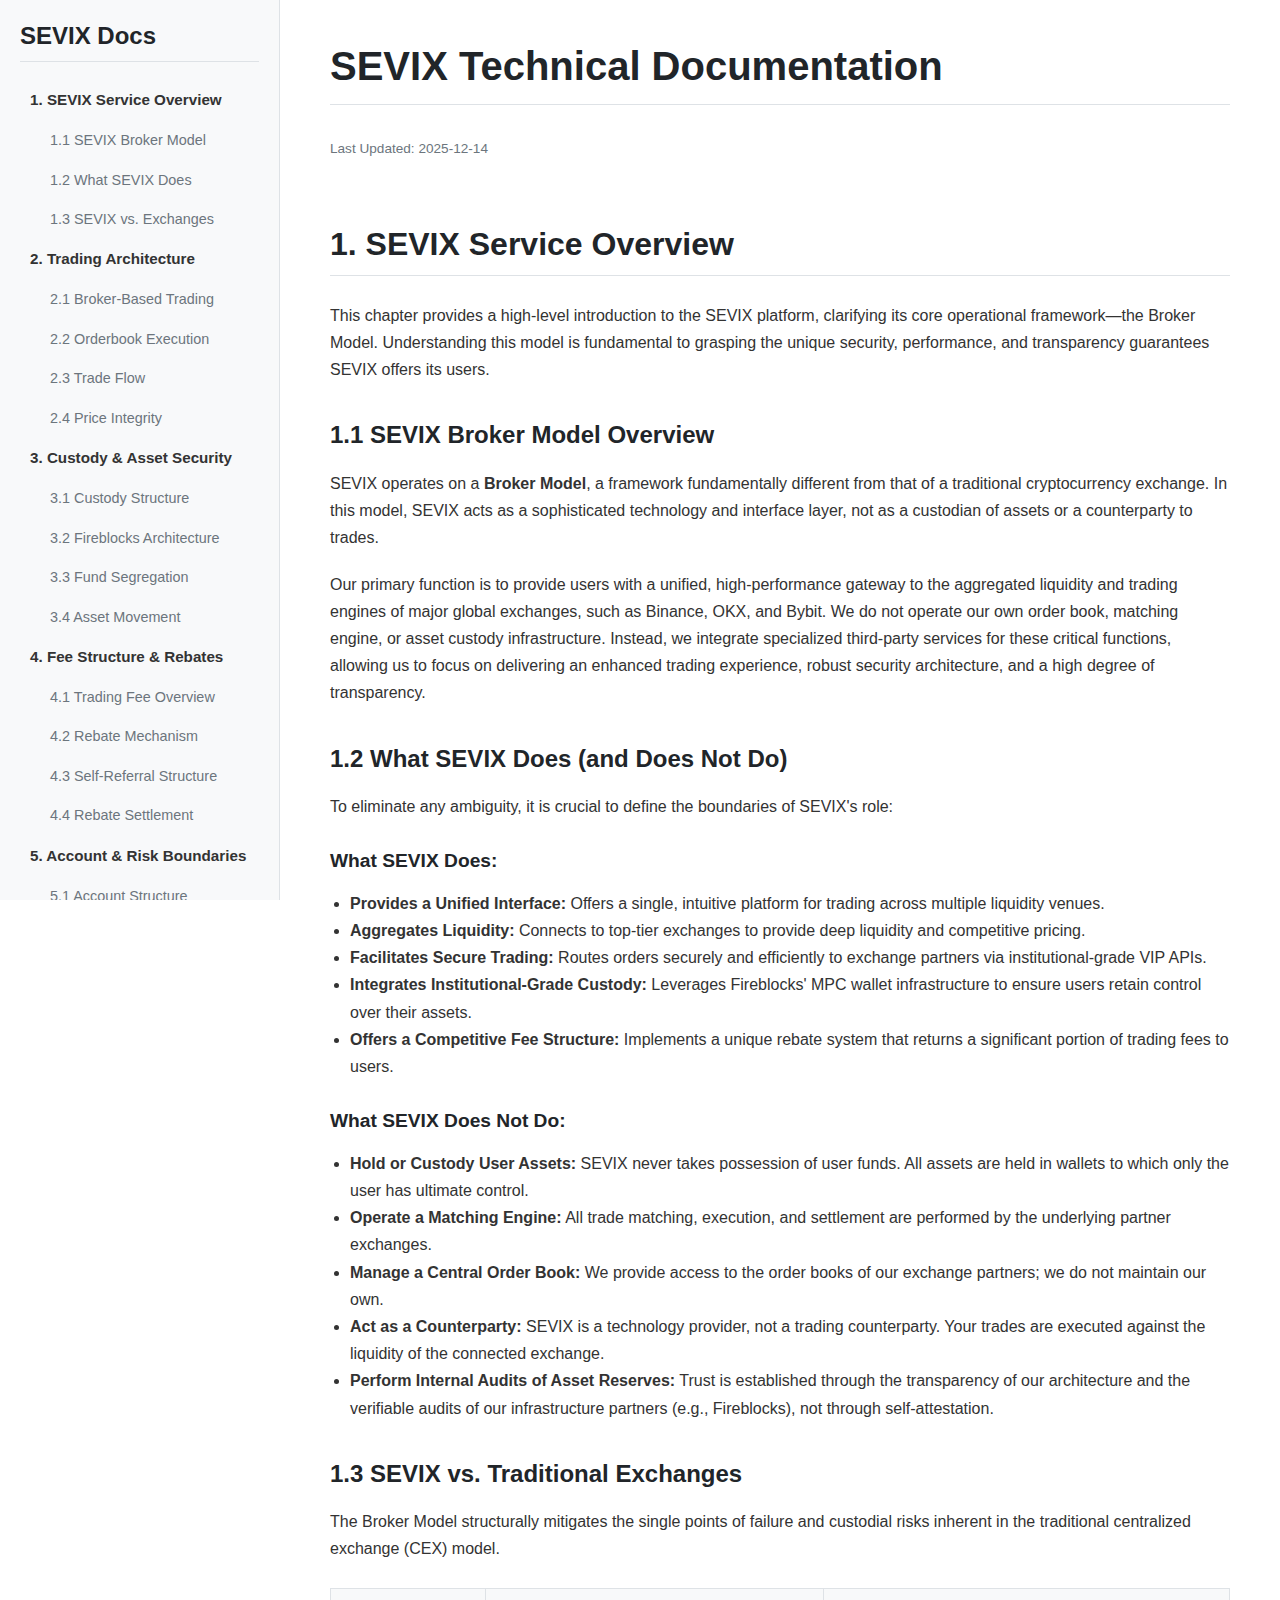
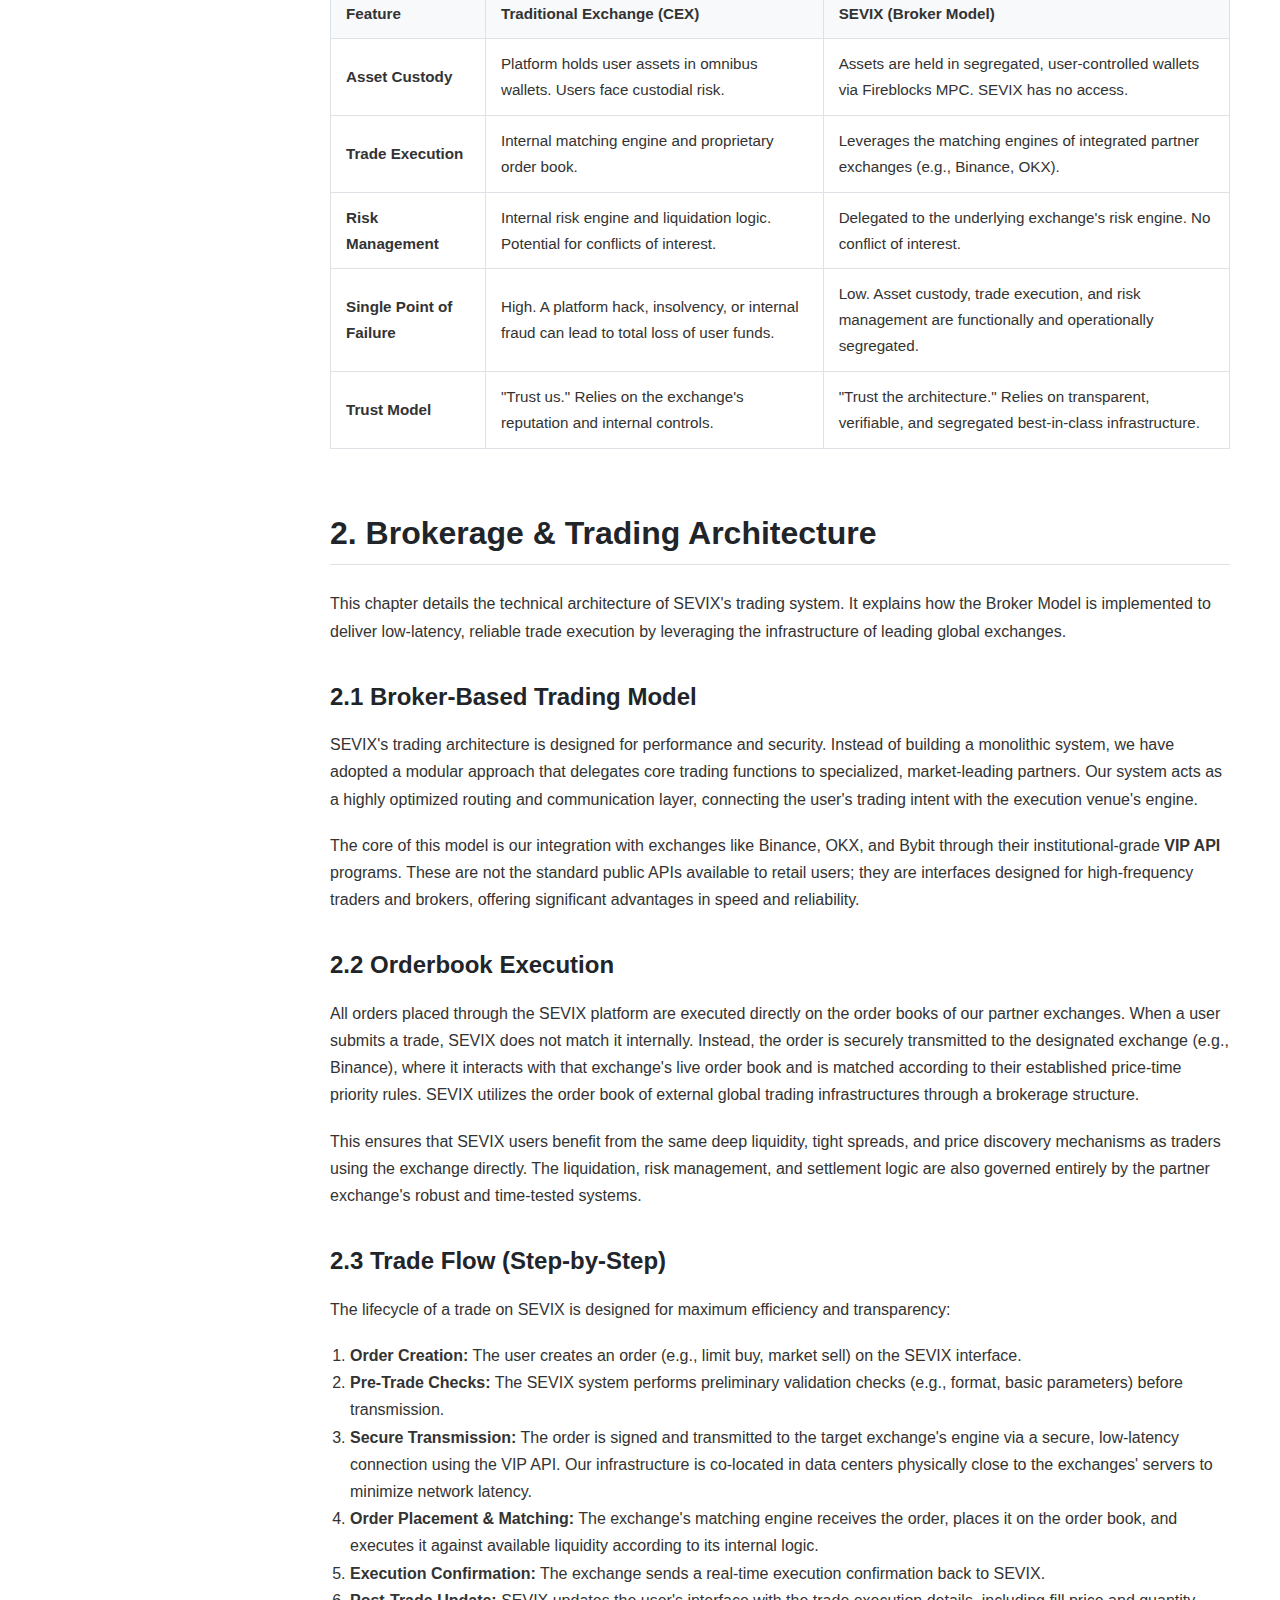
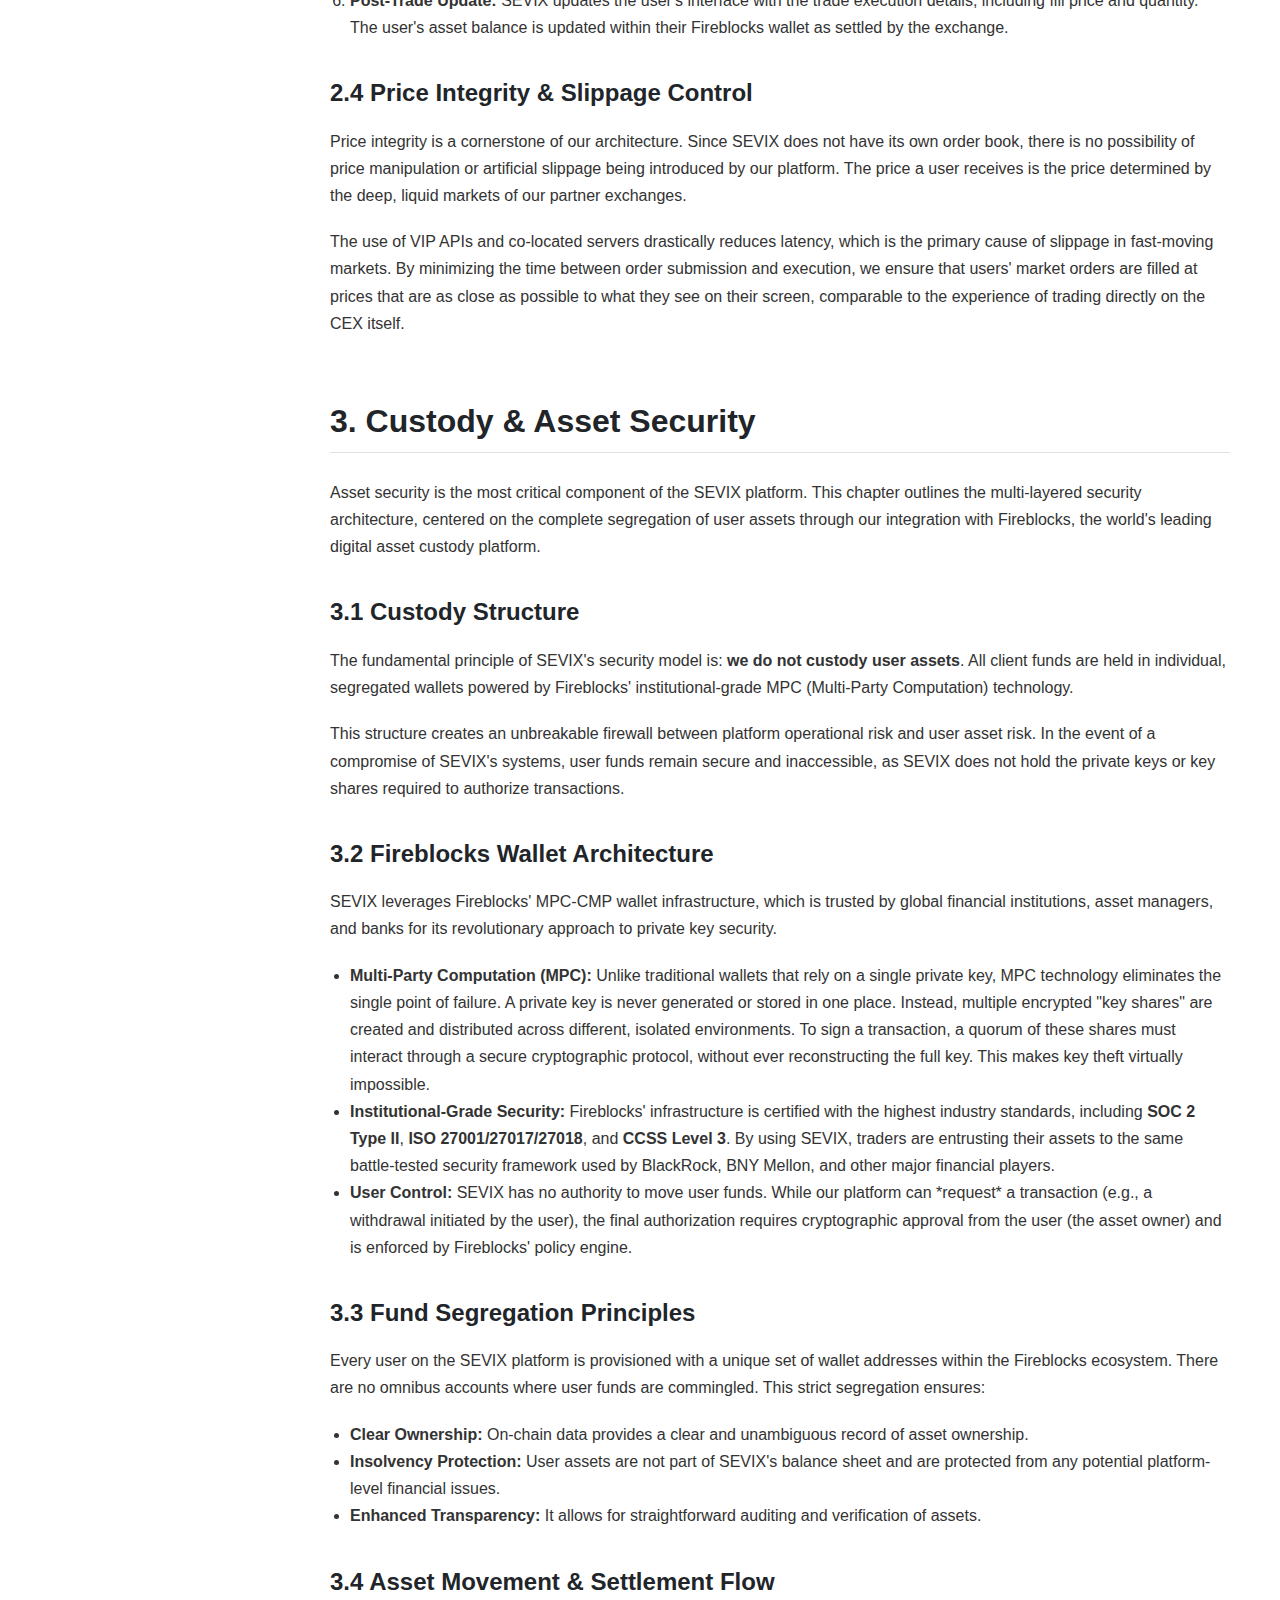
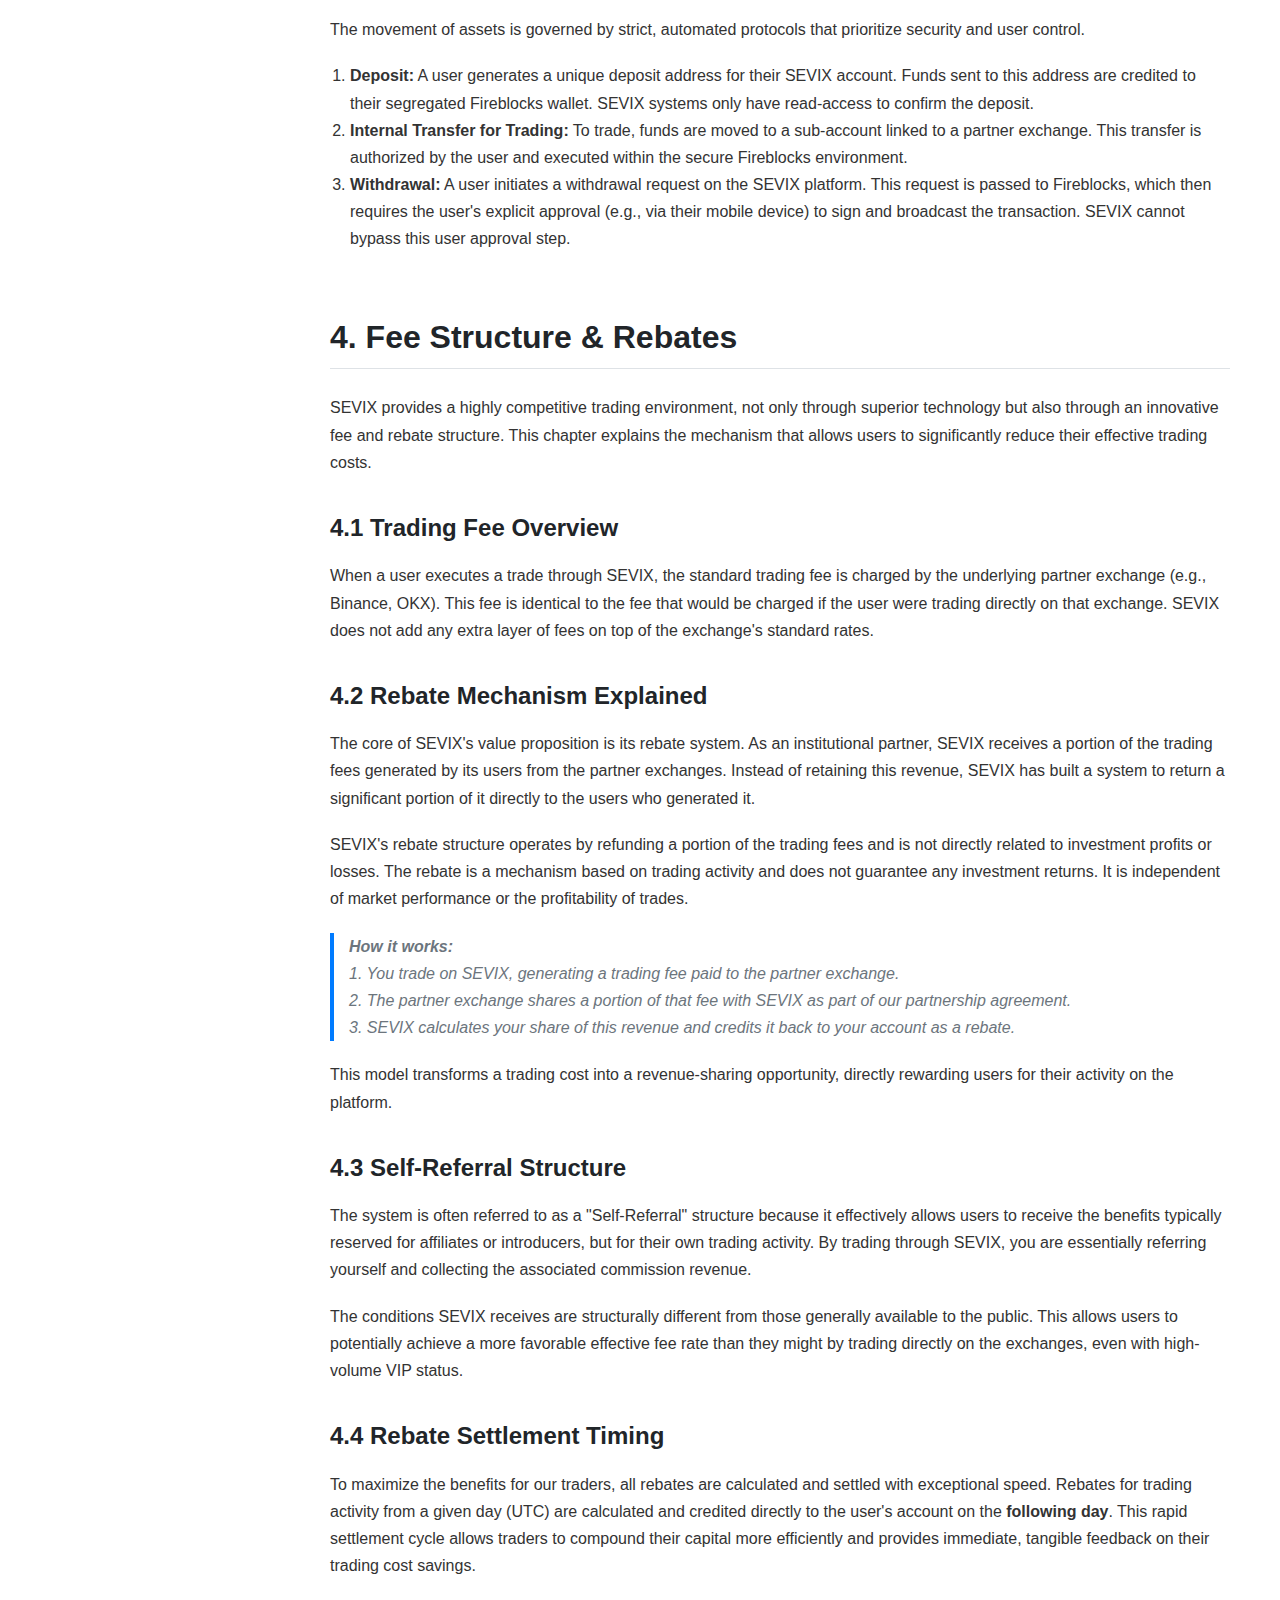
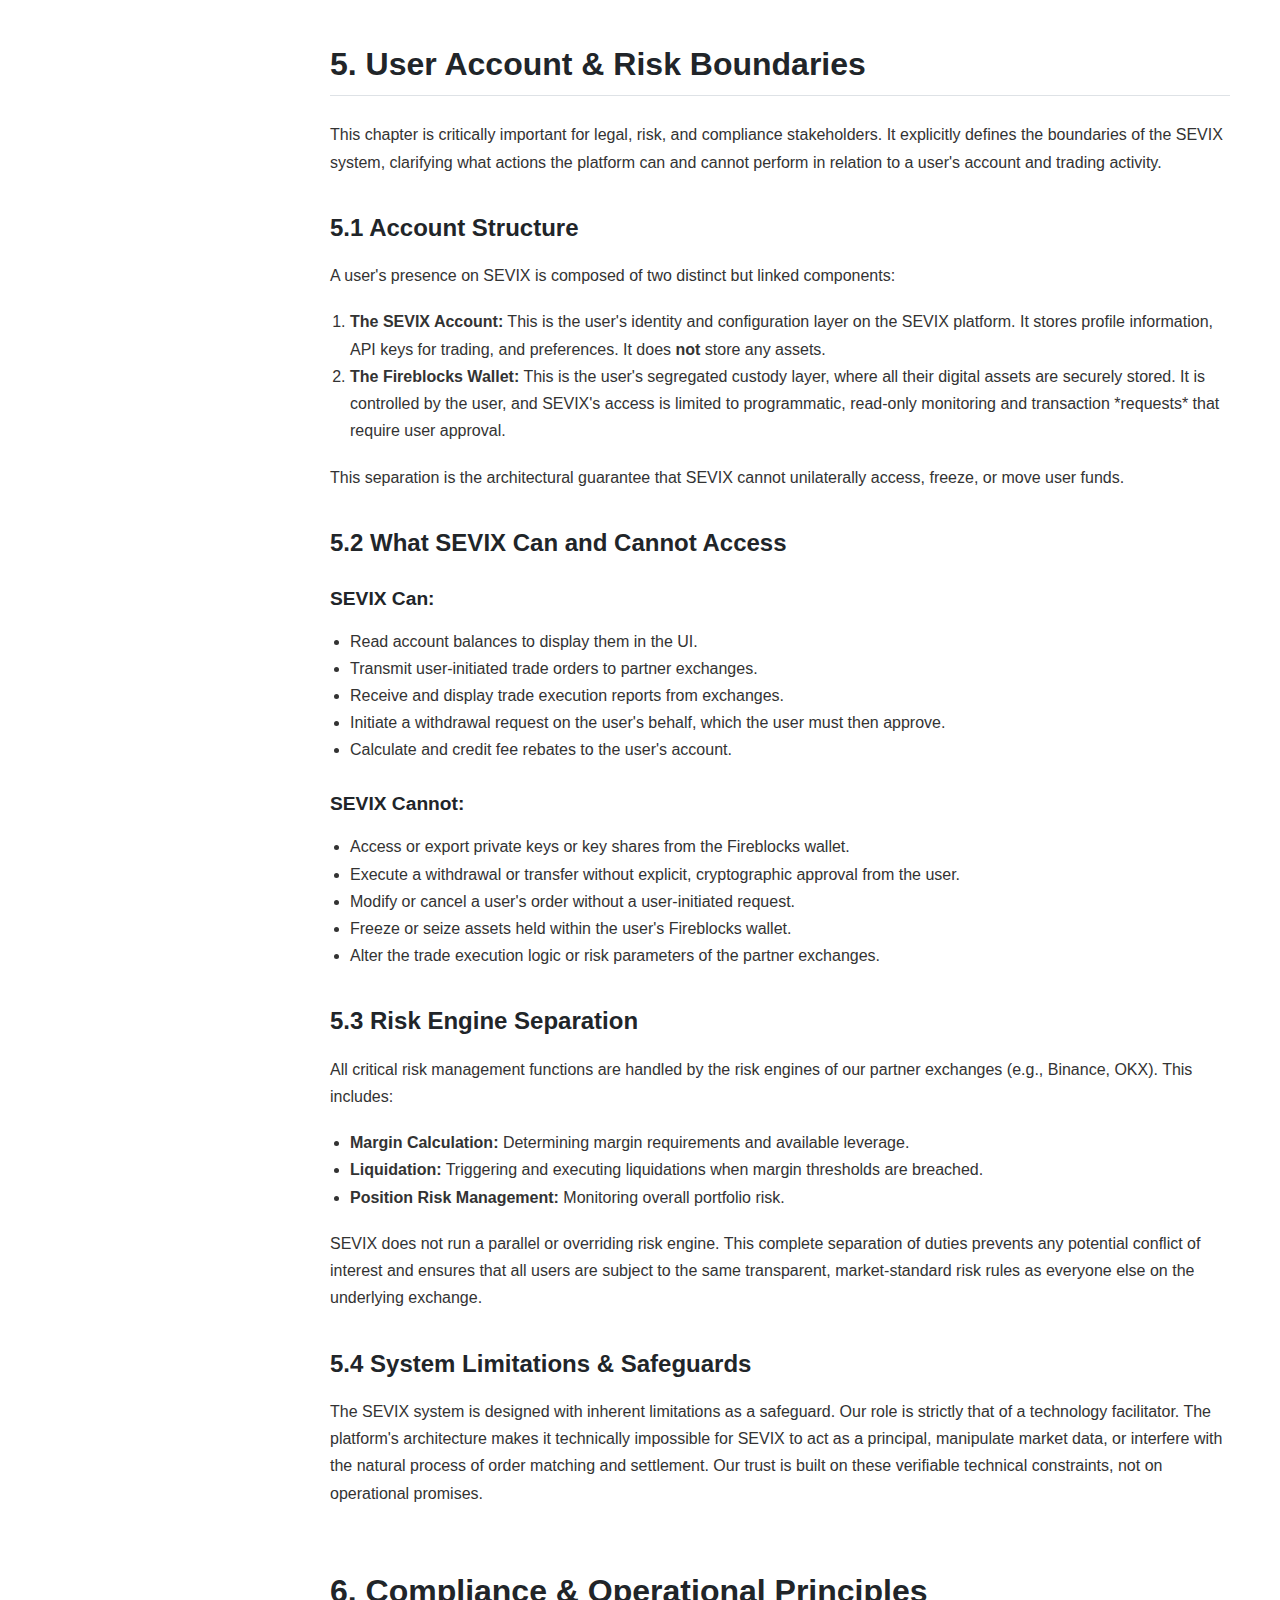
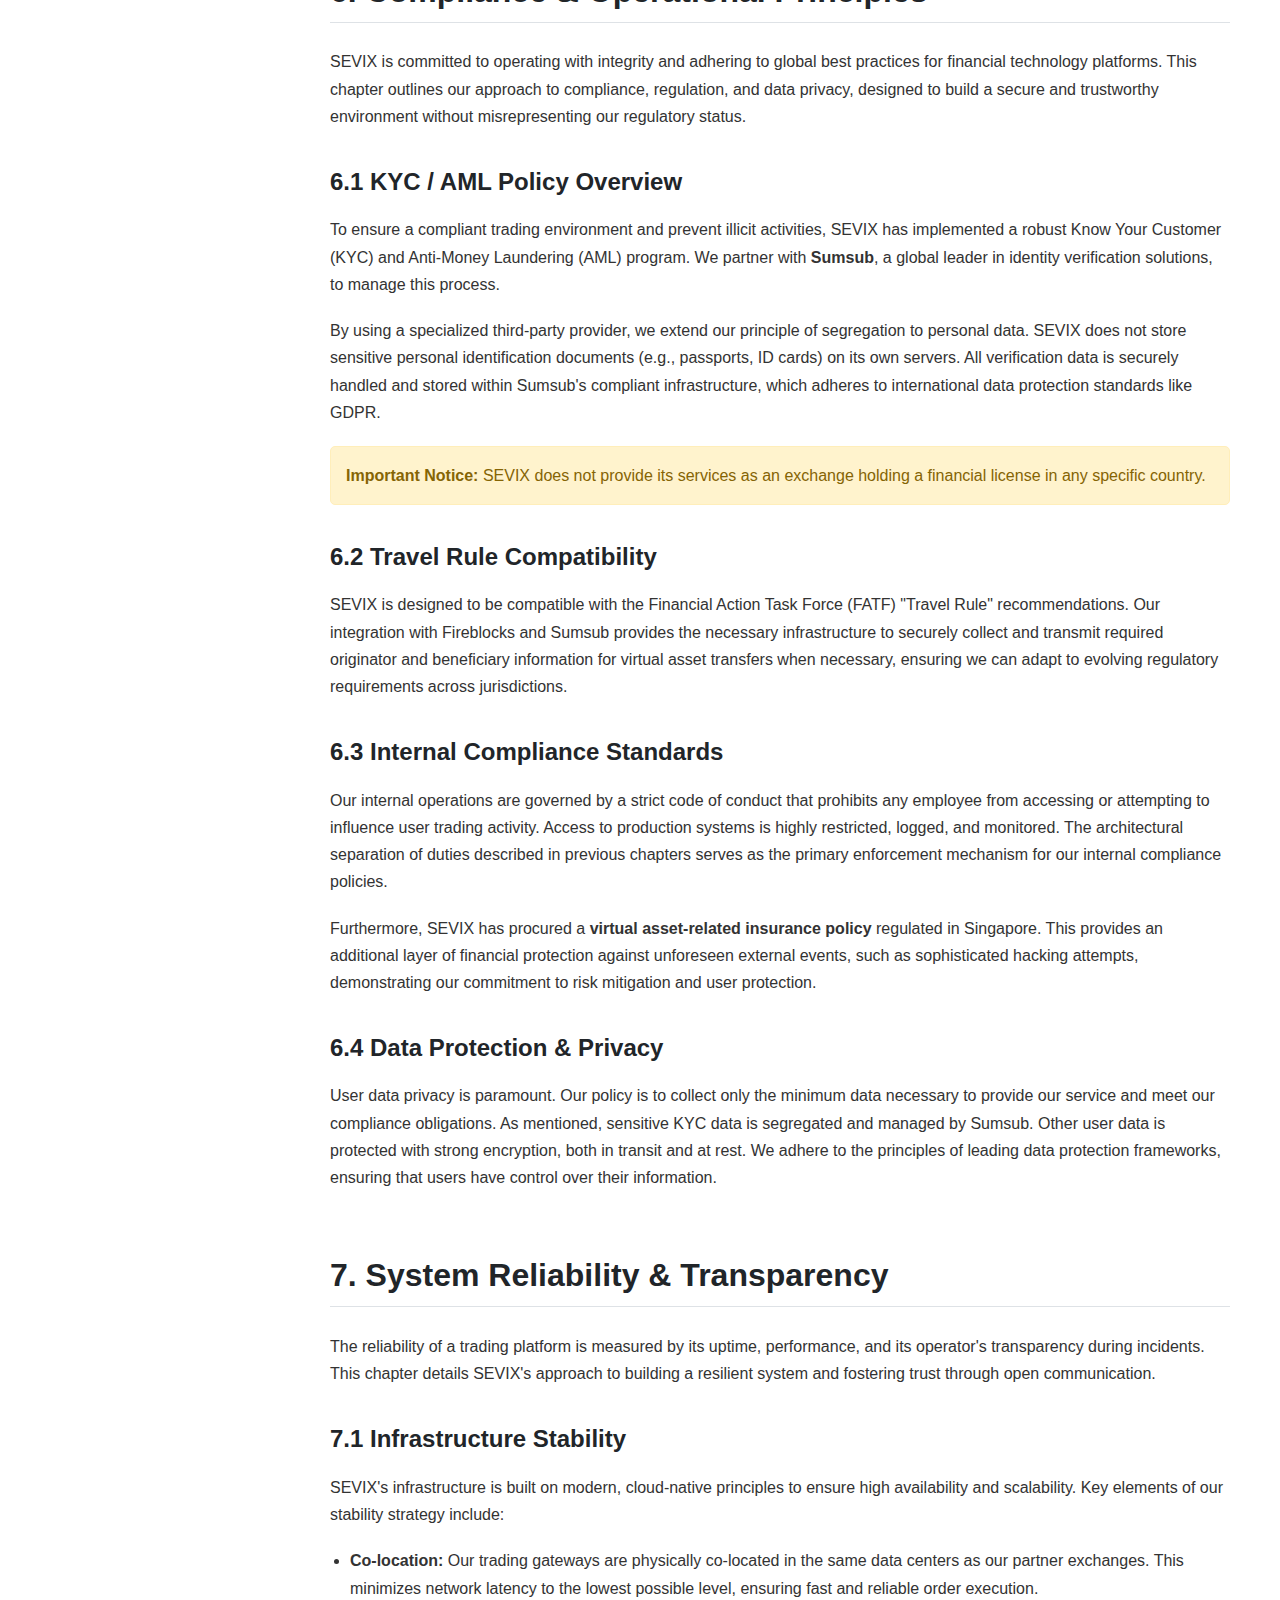
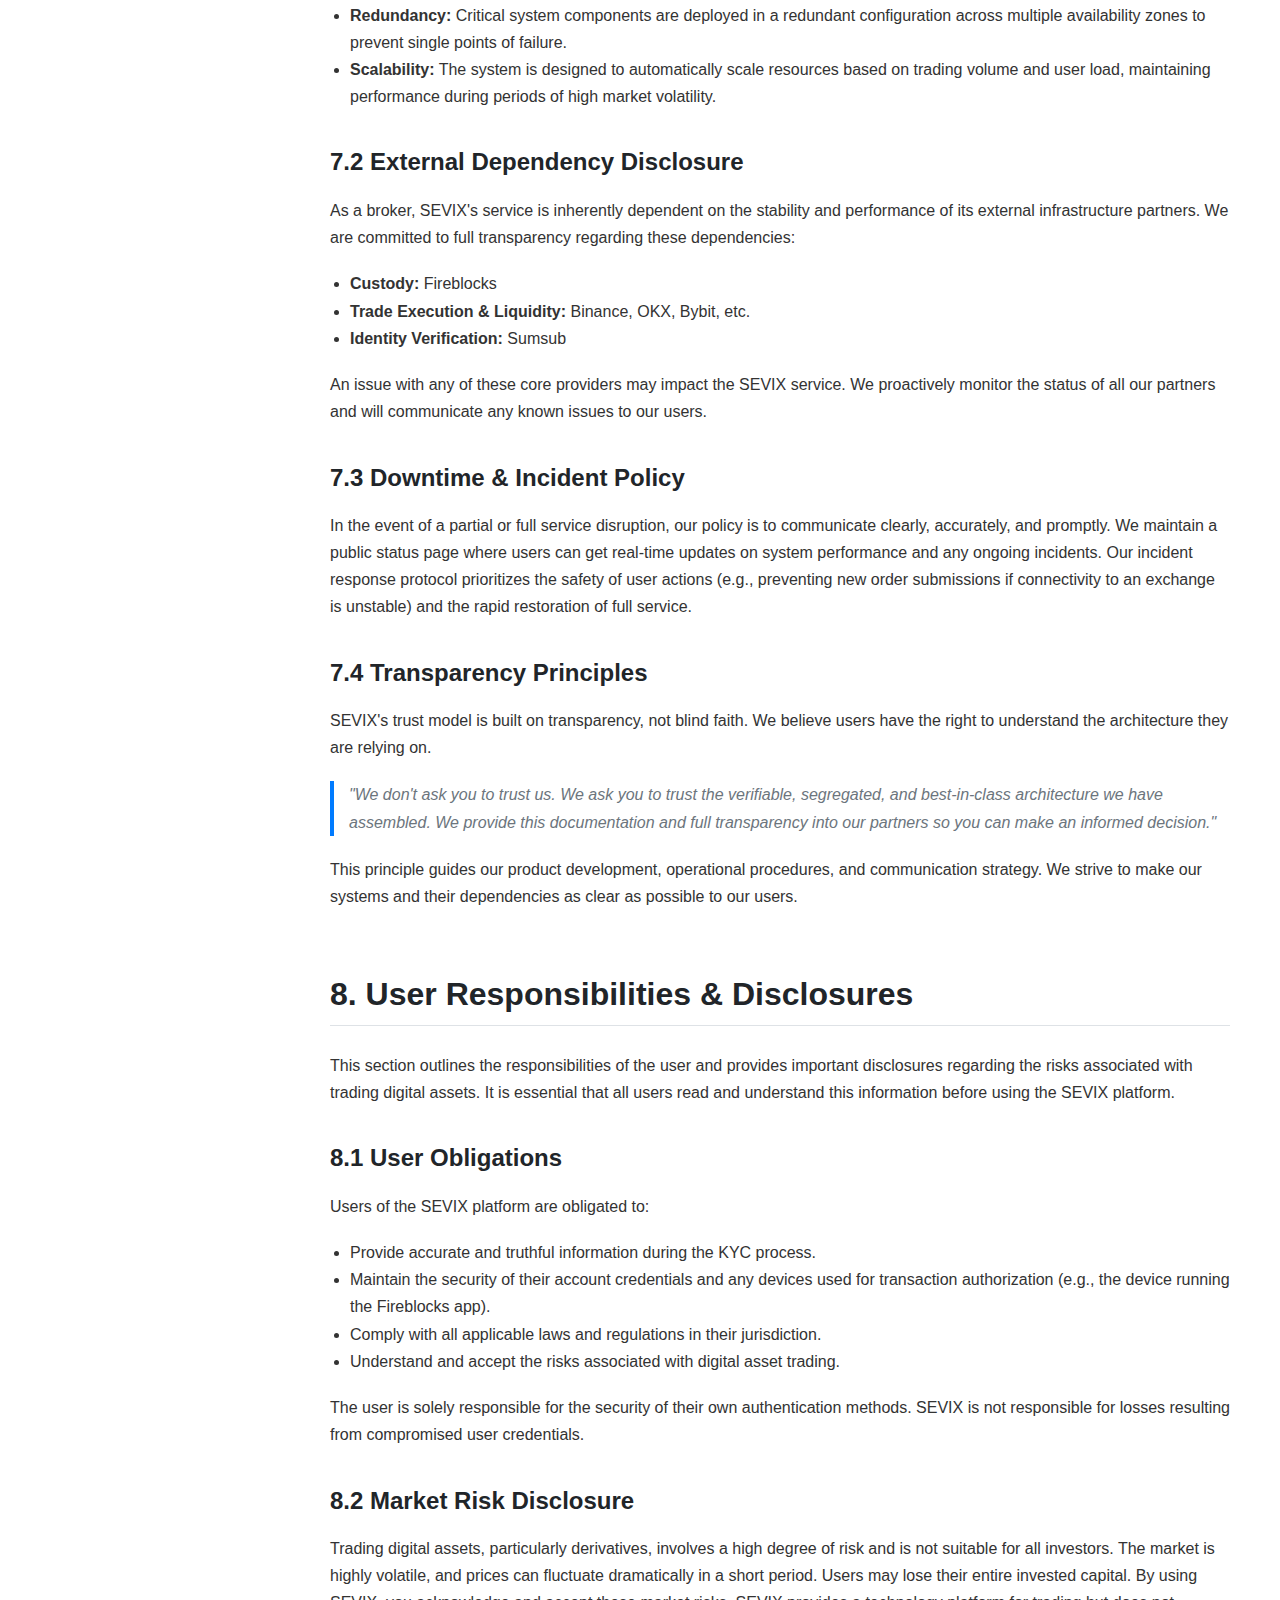
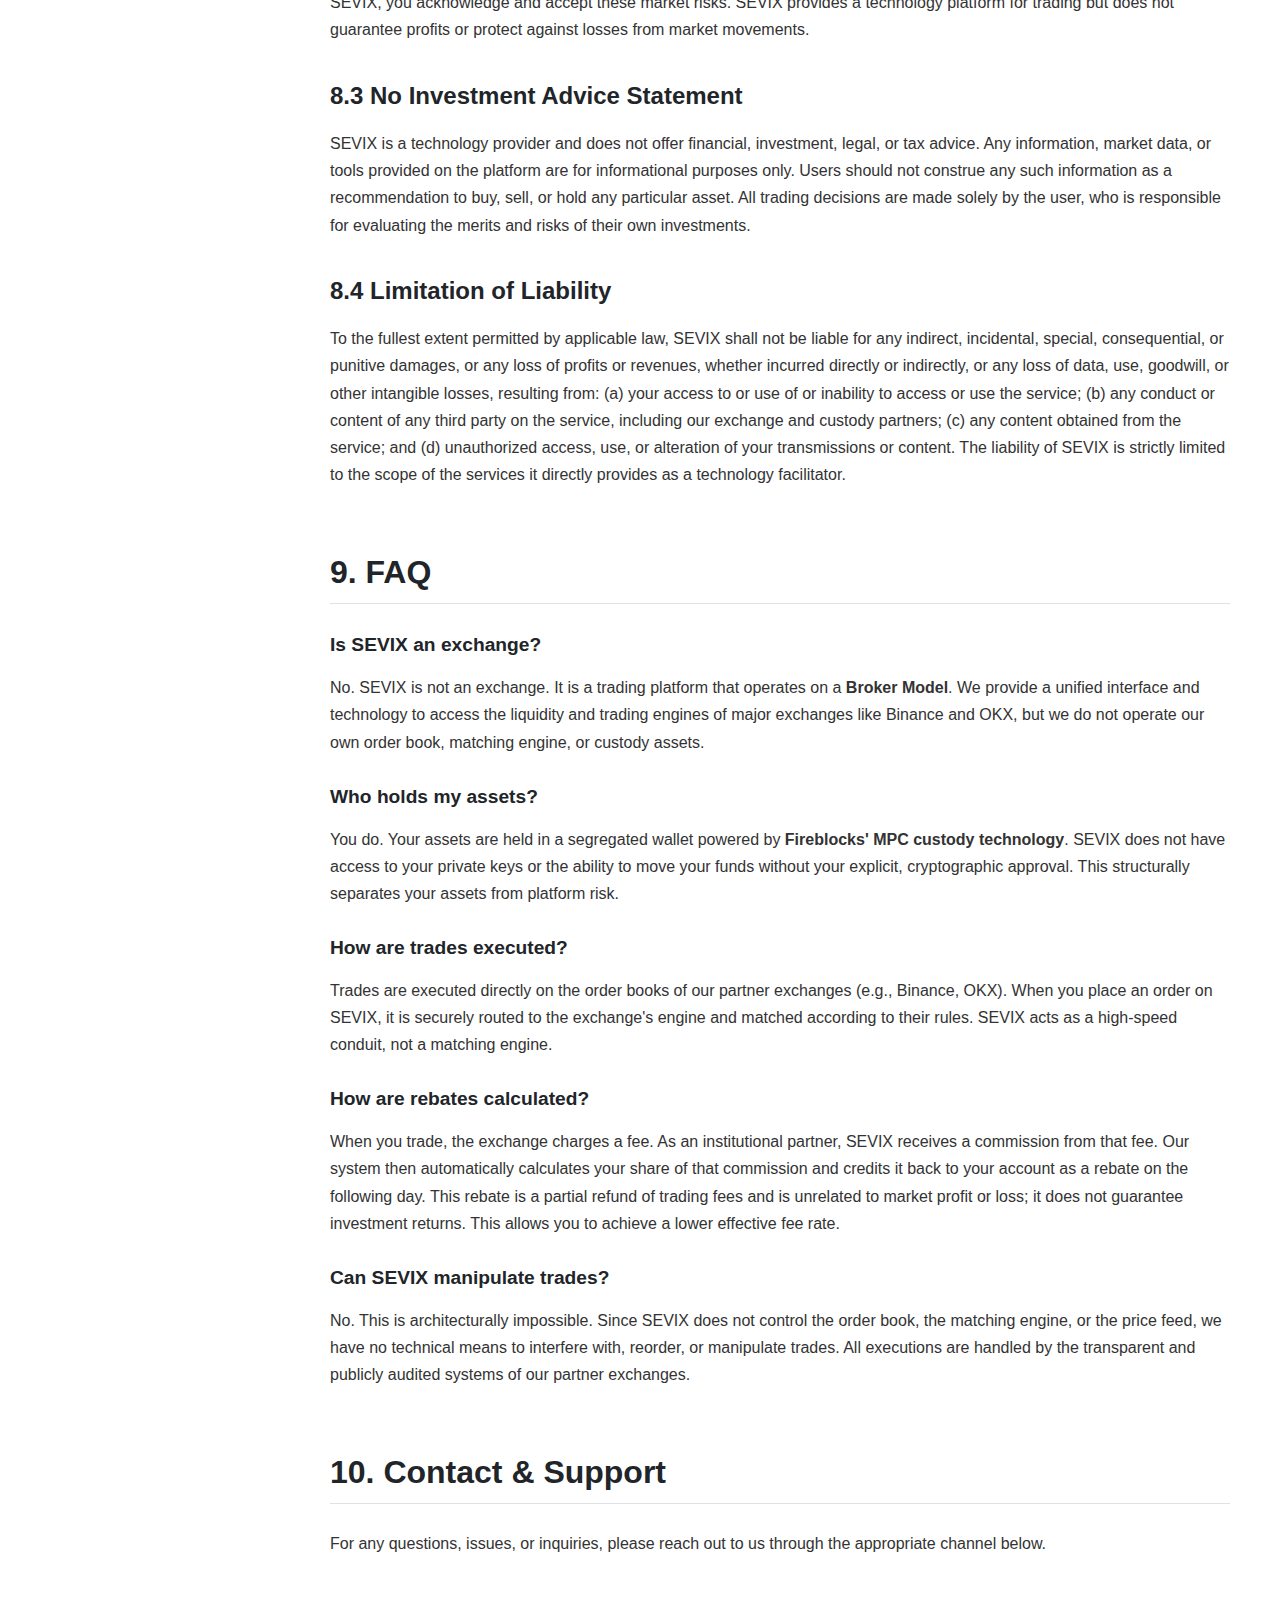
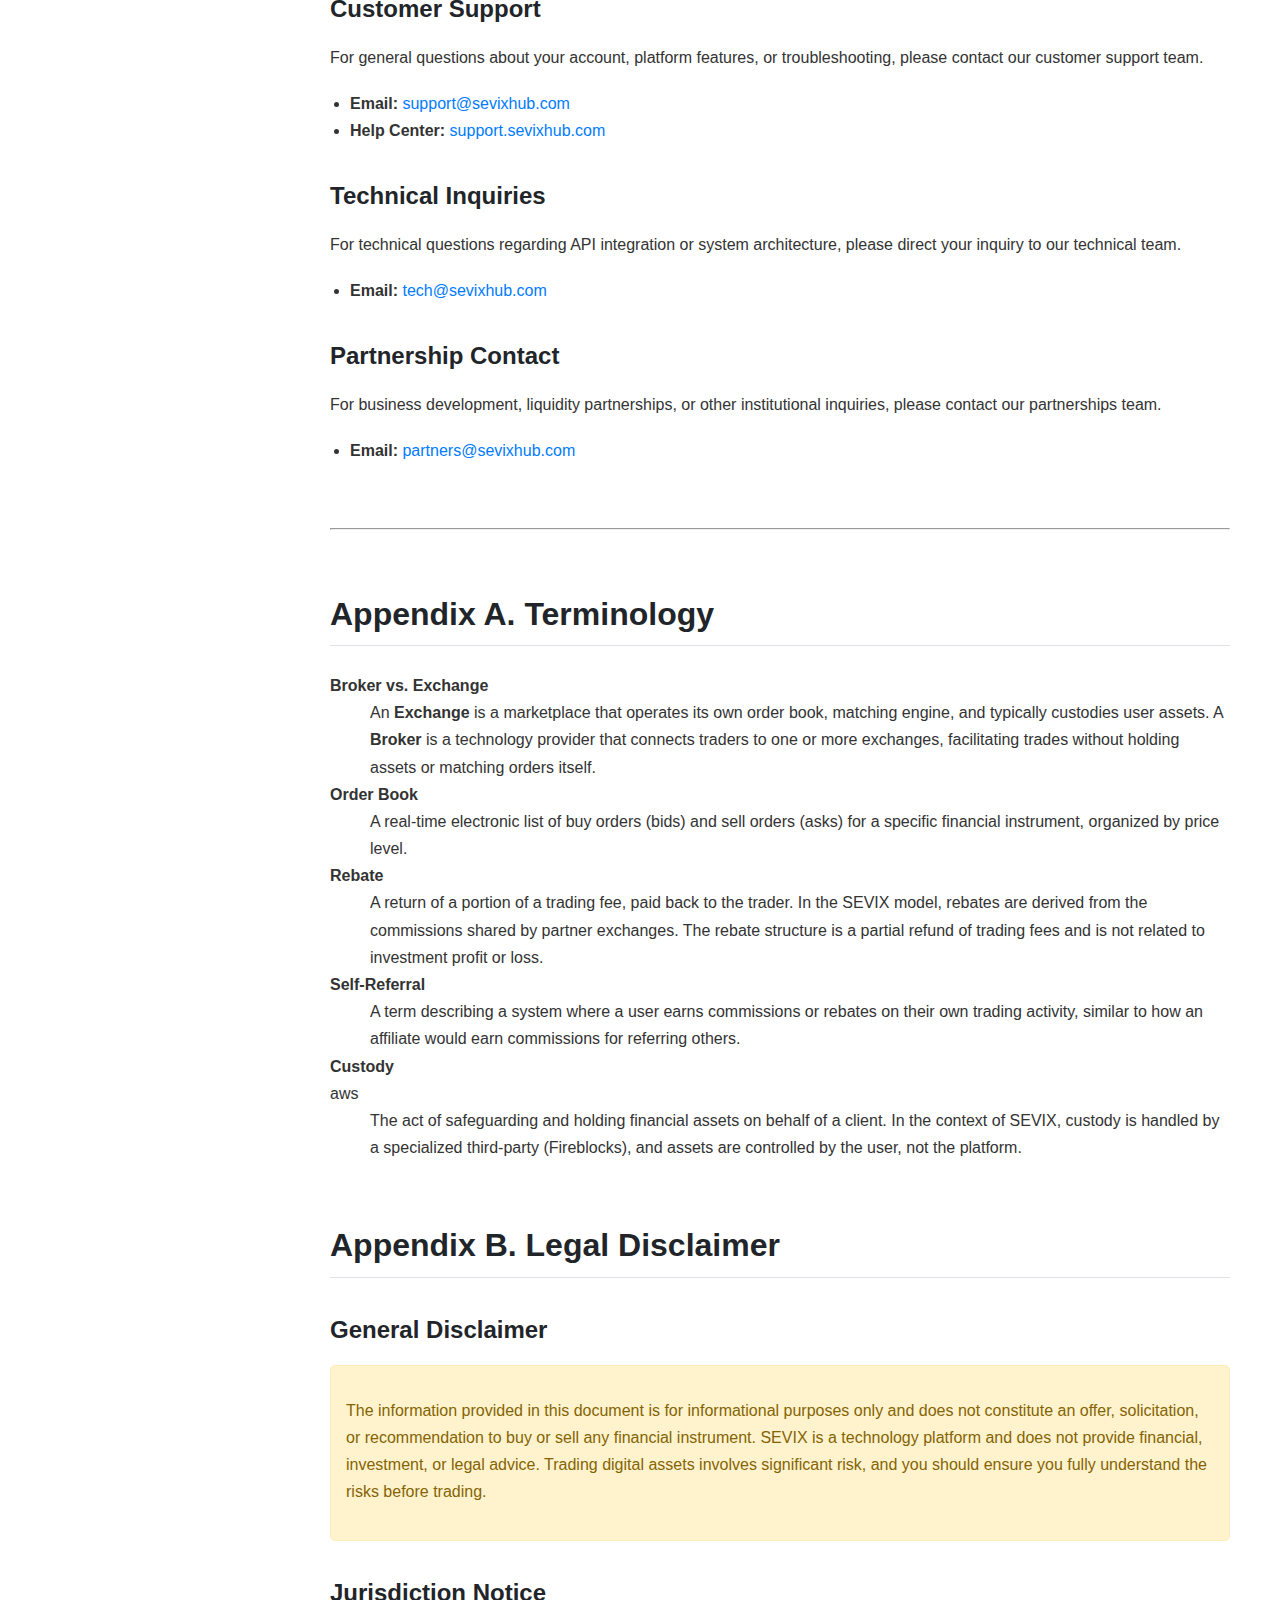
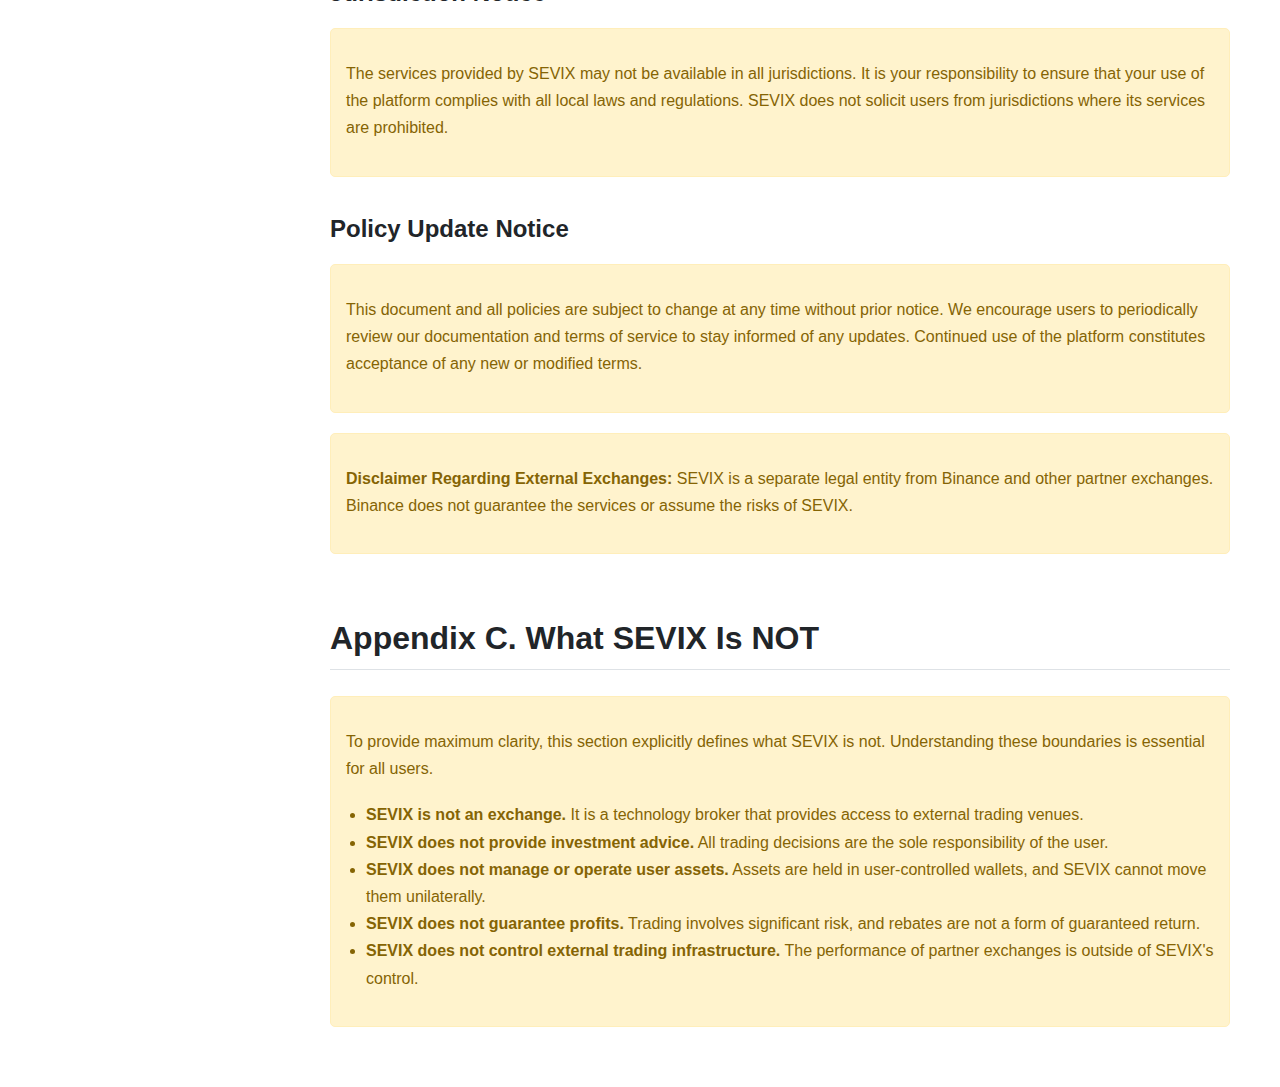
<file: main_page_2.html>
<!DOCTYPE html><html lang="en"><head>
<meta charset="utf-8"/>
<meta content="width=device-width, initial-scale=1.0" name="viewport"/>
<title>SEVIX Technical Documentation</title>
<style>
        :root {
            --primary-color: #007bff;
            --secondary-color: #6c757d;
            --background-color: #ffffff;
            --sidebar-bg: #f8f9fa;
            --text-color: #333;
            --heading-color: #212529;
            --border-color: #dee2e6;
            --code-bg: #e9ecef;
            --link-color: #0056b3;
            --pre-bg: #f1f1f1;
        }

        body {
            font-family: -apple-system, BlinkMacSystemFont, "Segoe UI", Roboto, "Helvetica Neue", Arial, sans-serif;
            line-height: 1.7;
            color: var(--text-color);
            background-color: var(--background-color);
            margin: 0;
            display: flex;
        }

        .sidebar {
            width: 280px;
            position: fixed;
            top: 0;
            left: 0;
            height: 100vh;
            background-color: var(--sidebar-bg);
            border-right: 1px solid var(--border-color);
            padding: 20px;
            overflow-y: auto;
            box-sizing: border-box;
        }

        .sidebar h1 {
            font-size: 1.5em;
            color: var(--heading-color);
            margin-bottom: 20px;
            border-bottom: 1px solid var(--border-color);
            padding-bottom: 10px;
        }

        .sidebar nav ul {
            list-style: none;
            padding: 0;
            margin: 0;
        }

        .sidebar nav li {
            margin-bottom: 5px;
        }

        .sidebar nav a {
            text-decoration: none;
            color: var(--secondary-color);
            display: block;
            padding: 5px 10px;
            border-radius: 4px;
            font-size: 0.95em;
            transition: background-color 0.2s, color 0.2s;
        }
        
        .sidebar nav > ul > li > a {
            font-weight: bold;
            color: var(--text-color);
        }

        .sidebar nav ul ul {
            padding-left: 20px;
            margin-top: 5px;
        }
        
        .sidebar nav ul ul a {
            font-weight: normal;
            font-size: 0.9em;
        }

        .sidebar nav a:hover,
        .sidebar nav a.active {
            background-color: #e9ecef;
            color: var(--primary-color);
        }

        .main-content {
            margin-left: 280px;
            padding: 40px;
            width: calc(100% - 280px);
            box-sizing: border-box;
        }

        article {
            max-width: 900px;
            margin: 0 auto;
        }

        h1, h2, h3, h4, h5, h6 {
            color: var(--heading-color);
            font-weight: 600;
            margin-top: 1.5em;
            margin-bottom: 0.8em;
            line-height: 1.3;
        }

        h1 { font-size: 2.5em; border-bottom: 1px solid var(--border-color); padding-bottom: 0.3em; margin-top: 0; }
        h2 { font-size: 2em; border-bottom: 1px solid var(--border-color); padding-bottom: 0.3em; margin-top: 2em; }
        h3 { font-size: 1.5em; }
        h4 { font-size: 1.2em; }

        p {
            margin-bottom: 1.2em;
        }

        a {
            color: var(--primary-color);
            text-decoration: none;
        }

        a:hover {
            text-decoration: underline;
        }

        code {
            background-color: var(--code-bg);
            padding: 0.2em 0.4em;
            margin: 0;
            font-size: 85%;
            border-radius: 3px;
            font-family: "SFMono-Regular", Consolas, "Liberation Mono", Menlo, monospace;
        }

        pre {
            background-color: var(--pre-bg);
            border: 1px solid var(--border-color);
            padding: 15px;
            border-radius: 5px;
            overflow-x: auto;
            font-size: 0.9em;
        }

        pre code {
            background-color: transparent;
            padding: 0;
            font-size: 100%;
        }

        blockquote {
            border-left: 4px solid var(--primary-color);
            padding-left: 15px;
            margin: 20px 0;
            color: var(--secondary-color);
            font-style: italic;
        }

        table {
            width: 100%;
            border-collapse: collapse;
            margin: 25px 0;
            font-size: 0.95em;
        }

        th, td {
            border: 1px solid var(--border-color);
            padding: 12px 15px;
            text-align: left;
        }

        th {
            background-color: var(--sidebar-bg);
            font-weight: 600;
        }

        ul, ol {
            padding-left: 20px;
            margin-bottom: 1.2em;
        }

        .last-updated {
            font-size: 0.85em;
            color: var(--secondary-color);
            margin-bottom: 2em;
        }
        
        .disclaimer {
            background-color: #fff3cd;
            border: 1px solid #ffeeba;
            color: #856404;
            padding: 15px;
            border-radius: 5px;
            margin: 20px 0;
        }
    </style>
</head>
<body>
<aside class="sidebar">
<h1 id="section-1">SEVIX Docs</h1>
<nav>
<ul>
<li><a href="#ch1">1. SEVIX Service Overview</a>
<ul>
<li><a href="#section-s1-1">1.1 SEVIX Broker Model</a></li>
<li><a href="#section-s1-2">1.2 What SEVIX Does</a></li>
<li><a href="#section-s1-3">1.3 SEVIX vs. Exchanges</a></li>
</ul>
</li>
<li><a href="#ch2">2. Trading Architecture</a>
<ul>
<li><a href="#section-s2-1">2.1 Broker-Based Trading</a></li>
<li><a href="#section-s2-2">2.2 Orderbook Execution</a></li>
<li><a href="#section-s2-3">2.3 Trade Flow</a></li>
<li><a href="#section-s2-4">2.4 Price Integrity</a></li>
</ul>
</li>
<li><a href="#ch3">3. Custody &amp; Asset Security</a>
<ul>
<li><a href="#section-s3-1">3.1 Custody Structure</a></li>
<li><a href="#section-s3-2">3.2 Fireblocks Architecture</a></li>
<li><a href="#section-s3-3">3.3 Fund Segregation</a></li>
<li><a href="#section-s3-4">3.4 Asset Movement</a></li>
</ul>
</li>
<li><a href="#ch4">4. Fee Structure &amp; Rebates</a>
<ul>
<li><a href="#section-s4-1">4.1 Trading Fee Overview</a></li>
<li><a href="#section-s4-2">4.2 Rebate Mechanism</a></li>
<li><a href="#section-s4-3">4.3 Self-Referral Structure</a></li>
<li><a href="#section-s4-4">4.4 Rebate Settlement</a></li>
</ul>
</li>
<li><a href="#ch5">5. Account &amp; Risk Boundaries</a>
<ul>
<li><a href="#section-s5-1">5.1 Account Structure</a></li>
<li><a href="#section-s5-2">5.2 Access Limitations</a></li>
<li><a href="#section-s5-3">5.3 Risk Engine Separation</a></li>
<li><a href="#section-s5-4">5.4 System Safeguards</a></li>
</ul>
</li>
<li><a href="#ch6">6. Compliance &amp; Operations</a>
<ul>
<li><a href="#section-s6-1">6.1 KYC/AML Policy</a></li>
<li><a href="#section-s6-2">6.2 Travel Rule</a></li>
<li><a href="#section-s6-3">6.3 Internal Standards</a></li>
<li><a href="#section-s6-4">6.4 Data Protection</a></li>
</ul>
</li>
<li><a href="#ch7">7. System Reliability</a>
<ul>
<li><a href="#section-s7-1">7.1 Infrastructure Stability</a></li>
<li><a href="#section-s7-2">7.2 External Dependencies</a></li>
<li><a href="#section-s7-3">7.3 Incident Policy</a></li>
<li><a href="#section-s7-4">7.4 Transparency Principles</a></li>
</ul>
</li>
<li><a href="#ch8">8. User Responsibilities</a>
<ul>
<li><a href="#section-s8-1">8.1 User Obligations</a></li>
<li><a href="#section-s8-2">8.2 Market Risk Disclosure</a></li>
<li><a href="#section-s8-3">8.3 No Investment Advice</a></li>
<li><a href="#section-s8-4">8.4 Limitation of Liability</a></li>
</ul>
</li>
<li><a href="#ch9">9. FAQ</a></li>
<li><a href="#ch10">10. Contact &amp; Support</a></li>
<li><a href="#appA">Appendix A: Terminology</a></li>
<li><a href="#appB">Appendix B: Legal Disclaimer</a></li>
<li><a href="#appC">Appendix C: What SEVIX Is NOT</a></li>
</ul>
</nav>
</aside>
<main class="main-content">
<article>
<h1 id="section-2">SEVIX Technical Documentation</h1>
<p class="last-updated">Last Updated: 2025-12-14</p>
<section id="ch1">
<h2 id="section-1">1. SEVIX Service Overview</h2>
<p>This chapter provides a high-level introduction to the SEVIX platform, clarifying its core operational framework—the Broker Model. Understanding this model is fundamental to grasping the unique security, performance, and transparency guarantees SEVIX offers its users.</p>
<h3 id="section-s1-1">1.1 SEVIX Broker Model Overview</h3>
<p>SEVIX operates on a <strong>Broker Model</strong>, a framework fundamentally different from that of a traditional cryptocurrency exchange. In this model, SEVIX acts as a sophisticated technology and interface layer, not as a custodian of assets or a counterparty to trades. </p>
<p>Our primary function is to provide users with a unified, high-performance gateway to the aggregated liquidity and trading engines of major global exchanges, such as Binance, OKX, and Bybit. We do not operate our own order book, matching engine, or asset custody infrastructure. Instead, we integrate specialized third-party services for these critical functions, allowing us to focus on delivering an enhanced trading experience, robust security architecture, and a high degree of transparency.</p>
<h3 id="section-s1-2">1.2 What SEVIX Does (and Does Not Do)</h3>
<p>To eliminate any ambiguity, it is crucial to define the boundaries of SEVIX&#39;s role:</p>
<h4>What SEVIX Does:</h4>
<ul>
<li><strong>Provides a Unified Interface:</strong> Offers a single, intuitive platform for trading across multiple liquidity venues.</li>
<li><strong>Aggregates Liquidity:</strong> Connects to top-tier exchanges to provide deep liquidity and competitive pricing.</li>
<li><strong>Facilitates Secure Trading:</strong> Routes orders securely and efficiently to exchange partners via institutional-grade VIP APIs.</li>
<li><strong>Integrates Institutional-Grade Custody:</strong> Leverages Fireblocks&#39; MPC wallet infrastructure to ensure users retain control over their assets.</li>
<li><strong>Offers a Competitive Fee Structure:</strong> Implements a unique rebate system that returns a significant portion of trading fees to users.</li>
</ul>
<h4>What SEVIX Does Not Do:</h4>
<ul>
<li><strong>Hold or Custody User Assets:</strong> SEVIX never takes possession of user funds. All assets are held in wallets to which only the user has ultimate control.</li>
<li><strong>Operate a Matching Engine:</strong> All trade matching, execution, and settlement are performed by the underlying partner exchanges.</li>
<li><strong>Manage a Central Order Book:</strong> We provide access to the order books of our exchange partners; we do not maintain our own.</li>
<li><strong>Act as a Counterparty:</strong> SEVIX is a technology provider, not a trading counterparty. Your trades are executed against the liquidity of the connected exchange.</li>
<li><strong>Perform Internal Audits of Asset Reserves:</strong> Trust is established through the transparency of our architecture and the verifiable audits of our infrastructure partners (e.g., Fireblocks), not through self-attestation.</li>
</ul>
<h3 id="section-s1-3">1.3 SEVIX vs. Traditional Exchanges</h3>
<p>The Broker Model structurally mitigates the single points of failure and custodial risks inherent in the traditional centralized exchange (CEX) model.</p>
<table>
<thead>
<tr>
<th>Feature</th>
<th>Traditional Exchange (CEX)</th>
<th>SEVIX (Broker Model)</th>
</tr>
</thead>
<tbody>
<tr>
<td><strong>Asset Custody</strong></td>
<td>Platform holds user assets in omnibus wallets. Users face custodial risk.</td>
<td>Assets are held in segregated, user-controlled wallets via Fireblocks MPC. SEVIX has no access.</td>
</tr>
<tr>
<td><strong>Trade Execution</strong></td>
<td>Internal matching engine and proprietary order book.</td>
<td>Leverages the matching engines of integrated partner exchanges (e.g., Binance, OKX).</td>
</tr>
<tr>
<td><strong>Risk Management</strong></td>
<td>Internal risk engine and liquidation logic. Potential for conflicts of interest.</td>
<td>Delegated to the underlying exchange&#39;s risk engine. No conflict of interest.</td>
</tr>
<tr>
<td><strong>Single Point of Failure</strong></td>
<td>High. A platform hack, insolvency, or internal fraud can lead to total loss of user funds.</td>
<td>Low. Asset custody, trade execution, and risk management are functionally and operationally segregated.</td>
</tr>
<tr>
<td><strong>Trust Model</strong></td>
<td>&#34;Trust us.&#34; Relies on the exchange&#39;s reputation and internal controls.</td>
<td>&#34;Trust the architecture.&#34; Relies on transparent, verifiable, and segregated best-in-class infrastructure.</td>
</tr>
</tbody>
</table>
</section>
<section id="ch2">
<h2 id="section-2">2. Brokerage &amp; Trading Architecture</h2>
<p>This chapter details the technical architecture of SEVIX&#39;s trading system. It explains how the Broker Model is implemented to deliver low-latency, reliable trade execution by leveraging the infrastructure of leading global exchanges.</p>
<h3 id="section-s2-1">2.1 Broker-Based Trading Model</h3>
<p>SEVIX&#39;s trading architecture is designed for performance and security. Instead of building a monolithic system, we have adopted a modular approach that delegates core trading functions to specialized, market-leading partners. Our system acts as a highly optimized routing and communication layer, connecting the user&#39;s trading intent with the execution venue&#39;s engine.</p>
<p>The core of this model is our integration with exchanges like Binance, OKX, and Bybit through their institutional-grade <strong>VIP API</strong> programs. These are not the standard public APIs available to retail users; they are interfaces designed for high-frequency traders and brokers, offering significant advantages in speed and reliability.</p>
<h3 id="section-s2-2">2.2 Orderbook Execution</h3>
<p>All orders placed through the SEVIX platform are executed directly on the order books of our partner exchanges. When a user submits a trade, SEVIX does not match it internally. Instead, the order is securely transmitted to the designated exchange (e.g., Binance), where it interacts with that exchange&#39;s live order book and is matched according to their established price-time priority rules. SEVIX utilizes the order book of external global trading infrastructures through a brokerage structure.</p>
<p>This ensures that SEVIX users benefit from the same deep liquidity, tight spreads, and price discovery mechanisms as traders using the exchange directly. The liquidation, risk management, and settlement logic are also governed entirely by the partner exchange&#39;s robust and time-tested systems.</p>
<h3 id="section-s2-3">2.3 Trade Flow (Step-by-Step)</h3>
<p>The lifecycle of a trade on SEVIX is designed for maximum efficiency and transparency:</p>
<ol>
<li><strong>Order Creation:</strong> The user creates an order (e.g., limit buy, market sell) on the SEVIX interface.</li>
<li><strong>Pre-Trade Checks:</strong> The SEVIX system performs preliminary validation checks (e.g., format, basic parameters) before transmission.</li>
<li><strong>Secure Transmission:</strong> The order is signed and transmitted to the target exchange&#39;s engine via a secure, low-latency connection using the VIP API. Our infrastructure is co-located in data centers physically close to the exchanges&#39; servers to minimize network latency.</li>
<li><strong>Order Placement &amp; Matching:</strong> The exchange&#39;s matching engine receives the order, places it on the order book, and executes it against available liquidity according to its internal logic.</li>
<li><strong>Execution Confirmation:</strong> The exchange sends a real-time execution confirmation back to SEVIX.</li>
<li><strong>Post-Trade Update:</strong> SEVIX updates the user&#39;s interface with the trade execution details, including fill price and quantity. The user&#39;s asset balance is updated within their Fireblocks wallet as settled by the exchange.</li>
</ol>
<h3 id="section-s2-4">2.4 Price Integrity &amp; Slippage Control</h3>
<p>Price integrity is a cornerstone of our architecture. Since SEVIX does not have its own order book, there is no possibility of price manipulation or artificial slippage being introduced by our platform. The price a user receives is the price determined by the deep, liquid markets of our partner exchanges.</p>
<p>The use of VIP APIs and co-located servers drastically reduces latency, which is the primary cause of slippage in fast-moving markets. By minimizing the time between order submission and execution, we ensure that users&#39; market orders are filled at prices that are as close as possible to what they see on their screen, comparable to the experience of trading directly on the CEX itself.</p>
</section>
<section id="ch3">
<h2 id="section-3">3. Custody &amp; Asset Security</h2>
<p>Asset security is the most critical component of the SEVIX platform. This chapter outlines the multi-layered security architecture, centered on the complete segregation of user assets through our integration with Fireblocks, the world&#39;s leading digital asset custody platform.</p>
<h3 id="section-s3-1">3.1 Custody Structure</h3>
<p>The fundamental principle of SEVIX&#39;s security model is: <strong>we do not custody user assets</strong>. All client funds are held in individual, segregated wallets powered by Fireblocks&#39; institutional-grade MPC (Multi-Party Computation) technology. </p>
<p>This structure creates an unbreakable firewall between platform operational risk and user asset risk. In the event of a compromise of SEVIX&#39;s systems, user funds remain secure and inaccessible, as SEVIX does not hold the private keys or key shares required to authorize transactions.</p>
<h3 id="section-s3-2">3.2 Fireblocks Wallet Architecture</h3>
<p>SEVIX leverages Fireblocks&#39; MPC-CMP wallet infrastructure, which is trusted by global financial institutions, asset managers, and banks for its revolutionary approach to private key security.</p>
<ul>
<li><strong>Multi-Party Computation (MPC):</strong> Unlike traditional wallets that rely on a single private key, MPC technology eliminates the single point of failure. A private key is never generated or stored in one place. Instead, multiple encrypted &#34;key shares&#34; are created and distributed across different, isolated environments. To sign a transaction, a quorum of these shares must interact through a secure cryptographic protocol, without ever reconstructing the full key. This makes key theft virtually impossible.</li>
<li><strong>Institutional-Grade Security:</strong> Fireblocks&#39; infrastructure is certified with the highest industry standards, including <strong>SOC 2 Type II</strong>, <strong>ISO 27001/27017/27018</strong>, and <strong>CCSS Level 3</strong>. By using SEVIX, traders are entrusting their assets to the same battle-tested security framework used by BlackRock, BNY Mellon, and other major financial players.</li>
<li><strong>User Control:</strong> SEVIX has no authority to move user funds. While our platform can *request* a transaction (e.g., a withdrawal initiated by the user), the final authorization requires cryptographic approval from the user (the asset owner) and is enforced by Fireblocks&#39; policy engine.</li>
</ul>
<h3 id="section-s3-3">3.3 Fund Segregation Principles</h3>
<p>Every user on the SEVIX platform is provisioned with a unique set of wallet addresses within the Fireblocks ecosystem. There are no omnibus accounts where user funds are commingled. This strict segregation ensures: </p>
<ul>
<li><strong>Clear Ownership:</strong> On-chain data provides a clear and unambiguous record of asset ownership.</li>
<li><strong>Insolvency Protection:</strong> User assets are not part of SEVIX&#39;s balance sheet and are protected from any potential platform-level financial issues.</li>
<li><strong>Enhanced Transparency:</strong> It allows for straightforward auditing and verification of assets.</li>
</ul>
<h3 id="section-s3-4">3.4 Asset Movement &amp; Settlement Flow</h3>
<p>The movement of assets is governed by strict, automated protocols that prioritize security and user control.</p>
<ol>
<li><strong>Deposit:</strong> A user generates a unique deposit address for their SEVIX account. Funds sent to this address are credited to their segregated Fireblocks wallet. SEVIX systems only have read-access to confirm the deposit.</li>
<li><strong>Internal Transfer for Trading:</strong> To trade, funds are moved to a sub-account linked to a partner exchange. This transfer is authorized by the user and executed within the secure Fireblocks environment.</li>
<li><strong>Withdrawal:</strong> A user initiates a withdrawal request on the SEVIX platform. This request is passed to Fireblocks, which then requires the user&#39;s explicit approval (e.g., via their mobile device) to sign and broadcast the transaction. SEVIX cannot bypass this user approval step.</li>
</ol>
</section>
<section id="ch4">
<h2 id="section-4">4. Fee Structure &amp; Rebates</h2>
<p>SEVIX provides a highly competitive trading environment, not only through superior technology but also through an innovative fee and rebate structure. This chapter explains the mechanism that allows users to significantly reduce their effective trading costs.</p>
<h3 id="section-s4-1">4.1 Trading Fee Overview</h3>
<p>When a user executes a trade through SEVIX, the standard trading fee is charged by the underlying partner exchange (e.g., Binance, OKX). This fee is identical to the fee that would be charged if the user were trading directly on that exchange. SEVIX does not add any extra layer of fees on top of the exchange&#39;s standard rates.</p>
<h3 id="section-s4-2">4.2 Rebate Mechanism Explained</h3>
<p>The core of SEVIX&#39;s value proposition is its rebate system. As an institutional partner, SEVIX receives a portion of the trading fees generated by its users from the partner exchanges. Instead of retaining this revenue, SEVIX has built a system to return a significant portion of it directly to the users who generated it.</p>
<p>SEVIX&#39;s rebate structure operates by refunding a portion of the trading fees and is not directly related to investment profits or losses. The rebate is a mechanism based on trading activity and does not guarantee any investment returns. It is independent of market performance or the profitability of trades.</p>
<blockquote>
<strong>How it works:</strong>
<br/>1. You trade on SEVIX, generating a trading fee paid to the partner exchange.
                    <br/>2. The partner exchange shares a portion of that fee with SEVIX as part of our partnership agreement.
                    <br/>3. SEVIX calculates your share of this revenue and credits it back to your account as a rebate.
                </blockquote>
<p>This model transforms a trading cost into a revenue-sharing opportunity, directly rewarding users for their activity on the platform.</p>
<h3 id="section-s4-3">4.3 Self-Referral Structure</h3>
<p>The system is often referred to as a &#34;Self-Referral&#34; structure because it effectively allows users to receive the benefits typically reserved for affiliates or introducers, but for their own trading activity. By trading through SEVIX, you are essentially referring yourself and collecting the associated commission revenue.</p>
<p>The conditions SEVIX receives are structurally different from those generally available to the public. This allows users to potentially achieve a more favorable effective fee rate than they might by trading directly on the exchanges, even with high-volume VIP status.</p>
<h3 id="section-s4-4">4.4 Rebate Settlement Timing</h3>
<p>To maximize the benefits for our traders, all rebates are calculated and settled with exceptional speed. Rebates for trading activity from a given day (UTC) are calculated and credited directly to the user&#39;s account on the <strong>following day</strong>. This rapid settlement cycle allows traders to compound their capital more efficiently and provides immediate, tangible feedback on their trading cost savings.</p>
</section>
<section id="ch5">
<h2 id="section-5">5. User Account &amp; Risk Boundaries</h2>
<p>This chapter is critically important for legal, risk, and compliance stakeholders. It explicitly defines the boundaries of the SEVIX system, clarifying what actions the platform can and cannot perform in relation to a user&#39;s account and trading activity.</p>
<h3 id="section-s5-1">5.1 Account Structure</h3>
<p>A user&#39;s presence on SEVIX is composed of two distinct but linked components:</p>
<ol>
<li><strong>The SEVIX Account:</strong> This is the user&#39;s identity and configuration layer on the SEVIX platform. It stores profile information, API keys for trading, and preferences. It does <strong>not</strong> store any assets.</li>
<li><strong>The Fireblocks Wallet:</strong> This is the user&#39;s segregated custody layer, where all their digital assets are securely stored. It is controlled by the user, and SEVIX&#39;s access is limited to programmatic, read-only monitoring and transaction *requests* that require user approval.</li>
</ol>
<p>This separation is the architectural guarantee that SEVIX cannot unilaterally access, freeze, or move user funds.</p>
<h3 id="section-s5-2">5.2 What SEVIX Can and Cannot Access</h3>
<h4>SEVIX Can:</h4>
<ul>
<li>Read account balances to display them in the UI.</li>
<li>Transmit user-initiated trade orders to partner exchanges.</li>
<li>Receive and display trade execution reports from exchanges.</li>
<li>Initiate a withdrawal request on the user&#39;s behalf, which the user must then approve.</li>
<li>Calculate and credit fee rebates to the user&#39;s account.</li>
</ul>
<h4>SEVIX Cannot:</h4>
<ul>
<li>Access or export private keys or key shares from the Fireblocks wallet.</li>
<li>Execute a withdrawal or transfer without explicit, cryptographic approval from the user.</li>
<li>Modify or cancel a user&#39;s order without a user-initiated request.</li>
<li>Freeze or seize assets held within the user&#39;s Fireblocks wallet.</li>
<li>Alter the trade execution logic or risk parameters of the partner exchanges.</li>
</ul>
<h3 id="section-s5-3">5.3 Risk Engine Separation</h3>
<p>All critical risk management functions are handled by the risk engines of our partner exchanges (e.g., Binance, OKX). This includes:</p>
<ul>
<li><strong>Margin Calculation:</strong> Determining margin requirements and available leverage.</li>
<li><strong>Liquidation:</strong> Triggering and executing liquidations when margin thresholds are breached.</li>
<li><strong>Position Risk Management:</strong> Monitoring overall portfolio risk.</li>
</ul>
<p>SEVIX does not run a parallel or overriding risk engine. This complete separation of duties prevents any potential conflict of interest and ensures that all users are subject to the same transparent, market-standard risk rules as everyone else on the underlying exchange.</p>
<h3 id="section-s5-4">5.4 System Limitations &amp; Safeguards</h3>
<p>The SEVIX system is designed with inherent limitations as a safeguard. Our role is strictly that of a technology facilitator. The platform&#39;s architecture makes it technically impossible for SEVIX to act as a principal, manipulate market data, or interfere with the natural process of order matching and settlement. Our trust is built on these verifiable technical constraints, not on operational promises.</p>
</section>
<section id="ch6">
<h2 id="section-6">6. Compliance &amp; Operational Principles</h2>
<p>SEVIX is committed to operating with integrity and adhering to global best practices for financial technology platforms. This chapter outlines our approach to compliance, regulation, and data privacy, designed to build a secure and trustworthy environment without misrepresenting our regulatory status.</p>
<h3 id="section-s6-1">6.1 KYC / AML Policy Overview</h3>
<p>To ensure a compliant trading environment and prevent illicit activities, SEVIX has implemented a robust Know Your Customer (KYC) and Anti-Money Laundering (AML) program. We partner with <strong>Sumsub</strong>, a global leader in identity verification solutions, to manage this process.</p>
<p>By using a specialized third-party provider, we extend our principle of segregation to personal data. SEVIX does not store sensitive personal identification documents (e.g., passports, ID cards) on its own servers. All verification data is securely handled and stored within Sumsub&#39;s compliant infrastructure, which adheres to international data protection standards like GDPR.</p>
<p class="disclaimer"><strong>Important Notice:</strong> SEVIX does not provide its services as an exchange holding a financial license in any specific country.</p>
<h3 id="section-s6-2">6.2 Travel Rule Compatibility</h3>
<p>SEVIX is designed to be compatible with the Financial Action Task Force (FATF) &#34;Travel Rule&#34; recommendations. Our integration with Fireblocks and Sumsub provides the necessary infrastructure to securely collect and transmit required originator and beneficiary information for virtual asset transfers when necessary, ensuring we can adapt to evolving regulatory requirements across jurisdictions.</p>
<h3 id="section-s6-3">6.3 Internal Compliance Standards</h3>
<p>Our internal operations are governed by a strict code of conduct that prohibits any employee from accessing or attempting to influence user trading activity. Access to production systems is highly restricted, logged, and monitored. The architectural separation of duties described in previous chapters serves as the primary enforcement mechanism for our internal compliance policies.</p>
<p>Furthermore, SEVIX has procured a <strong>virtual asset-related insurance policy</strong> regulated in Singapore. This provides an additional layer of financial protection against unforeseen external events, such as sophisticated hacking attempts, demonstrating our commitment to risk mitigation and user protection.</p>
<h3 id="section-s6-4">6.4 Data Protection &amp; Privacy</h3>
<p>User data privacy is paramount. Our policy is to collect only the minimum data necessary to provide our service and meet our compliance obligations. As mentioned, sensitive KYC data is segregated and managed by Sumsub. Other user data is protected with strong encryption, both in transit and at rest. We adhere to the principles of leading data protection frameworks, ensuring that users have control over their information.</p>
</section>
<section id="ch7">
<h2 id="section-7">7. System Reliability &amp; Transparency</h2>
<p>The reliability of a trading platform is measured by its uptime, performance, and its operator&#39;s transparency during incidents. This chapter details SEVIX&#39;s approach to building a resilient system and fostering trust through open communication.</p>
<h3 id="section-s7-1">7.1 Infrastructure Stability</h3>
<p>SEVIX&#39;s infrastructure is built on modern, cloud-native principles to ensure high availability and scalability. Key elements of our stability strategy include:</p>
<ul>
<li><strong>Co-location:</strong> Our trading gateways are physically co-located in the same data centers as our partner exchanges. This minimizes network latency to the lowest possible level, ensuring fast and reliable order execution.</li>
<li><strong>Redundancy:</strong> Critical system components are deployed in a redundant configuration across multiple availability zones to prevent single points of failure.</li>
<li><strong>Scalability:</strong> The system is designed to automatically scale resources based on trading volume and user load, maintaining performance during periods of high market volatility.</li>
</ul>
<h3 id="section-s7-2">7.2 External Dependency Disclosure</h3>
<p>As a broker, SEVIX&#39;s service is inherently dependent on the stability and performance of its external infrastructure partners. We are committed to full transparency regarding these dependencies:</p>
<ul>
<li><strong>Custody:</strong> Fireblocks</li>
<li><strong>Trade Execution &amp; Liquidity:</strong> Binance, OKX, Bybit, etc.</li>
<li><strong>Identity Verification:</strong> Sumsub</li>
</ul>
<p>An issue with any of these core providers may impact the SEVIX service. We proactively monitor the status of all our partners and will communicate any known issues to our users.</p>
<h3 id="section-s7-3">7.3 Downtime &amp; Incident Policy</h3>
<p>In the event of a partial or full service disruption, our policy is to communicate clearly, accurately, and promptly. We maintain a public status page where users can get real-time updates on system performance and any ongoing incidents. Our incident response protocol prioritizes the safety of user actions (e.g., preventing new order submissions if connectivity to an exchange is unstable) and the rapid restoration of full service.</p>
<h3 id="section-s7-4">7.4 Transparency Principles</h3>
<p>SEVIX&#39;s trust model is built on transparency, not blind faith. We believe users have the right to understand the architecture they are relying on. </p>
<blockquote>&#34;We don&#39;t ask you to trust us. We ask you to trust the verifiable, segregated, and best-in-class architecture we have assembled. We provide this documentation and full transparency into our partners so you can make an informed decision.&#34;</blockquote>
<p>This principle guides our product development, operational procedures, and communication strategy. We strive to make our systems and their dependencies as clear as possible to our users.</p>
</section>
<section id="ch8">
<h2 id="section-8">8. User Responsibilities &amp; Disclosures</h2>
<p>This section outlines the responsibilities of the user and provides important disclosures regarding the risks associated with trading digital assets. It is essential that all users read and understand this information before using the SEVIX platform.</p>
<h3 id="section-s8-1">8.1 User Obligations</h3>
<p>Users of the SEVIX platform are obligated to:</p>
<ul>
<li>Provide accurate and truthful information during the KYC process.</li>
<li>Maintain the security of their account credentials and any devices used for transaction authorization (e.g., the device running the Fireblocks app).</li>
<li>Comply with all applicable laws and regulations in their jurisdiction.</li>
<li>Understand and accept the risks associated with digital asset trading.</li>
</ul>
<p>The user is solely responsible for the security of their own authentication methods. SEVIX is not responsible for losses resulting from compromised user credentials.</p>
<h3 id="section-s8-2">8.2 Market Risk Disclosure</h3>
<p>Trading digital assets, particularly derivatives, involves a high degree of risk and is not suitable for all investors. The market is highly volatile, and prices can fluctuate dramatically in a short period. Users may lose their entire invested capital. By using SEVIX, you acknowledge and accept these market risks. SEVIX provides a technology platform for trading but does not guarantee profits or protect against losses from market movements.</p>
<h3 id="section-s8-3">8.3 No Investment Advice Statement</h3>
<p>SEVIX is a technology provider and does not offer financial, investment, legal, or tax advice. Any information, market data, or tools provided on the platform are for informational purposes only. Users should not construe any such information as a recommendation to buy, sell, or hold any particular asset. All trading decisions are made solely by the user, who is responsible for evaluating the merits and risks of their own investments.</p>
<h3 id="section-s8-4">8.4 Limitation of Liability</h3>
<p>To the fullest extent permitted by applicable law, SEVIX shall not be liable for any indirect, incidental, special, consequential, or punitive damages, or any loss of profits or revenues, whether incurred directly or indirectly, or any loss of data, use, goodwill, or other intangible losses, resulting from: (a) your access to or use of or inability to access or use the service; (b) any conduct or content of any third party on the service, including our exchange and custody partners; (c) any content obtained from the service; and (d) unauthorized access, use, or alteration of your transmissions or content. The liability of SEVIX is strictly limited to the scope of the services it directly provides as a technology facilitator.</p>
</section>
<section id="ch9">
<h2 id="section-9">9. FAQ</h2>
<h4 id="faq1">Is SEVIX an exchange?</h4>
<p>No. SEVIX is not an exchange. It is a trading platform that operates on a <strong>Broker Model</strong>. We provide a unified interface and technology to access the liquidity and trading engines of major exchanges like Binance and OKX, but we do not operate our own order book, matching engine, or custody assets.</p>
<h4 id="faq2">Who holds my assets?</h4>
<p>You do. Your assets are held in a segregated wallet powered by <strong>Fireblocks&#39; MPC custody technology</strong>. SEVIX does not have access to your private keys or the ability to move your funds without your explicit, cryptographic approval. This structurally separates your assets from platform risk.</p>
<h4 id="faq3">How are trades executed?</h4>
<p>Trades are executed directly on the order books of our partner exchanges (e.g., Binance, OKX). When you place an order on SEVIX, it is securely routed to the exchange&#39;s engine and matched according to their rules. SEVIX acts as a high-speed conduit, not a matching engine.</p>
<h4 id="faq4">How are rebates calculated?</h4>
<p>When you trade, the exchange charges a fee. As an institutional partner, SEVIX receives a commission from that fee. Our system then automatically calculates your share of that commission and credits it back to your account as a rebate on the following day. This rebate is a partial refund of trading fees and is unrelated to market profit or loss; it does not guarantee investment returns. This allows you to achieve a lower effective fee rate.</p>
<h4 id="faq5">Can SEVIX manipulate trades?</h4>
<p>No. This is architecturally impossible. Since SEVIX does not control the order book, the matching engine, or the price feed, we have no technical means to interfere with, reorder, or manipulate trades. All executions are handled by the transparent and publicly audited systems of our partner exchanges.</p>
</section>
<section id="ch10">
<h2 id="section-10">10. Contact &amp; Support</h2>
<p>For any questions, issues, or inquiries, please reach out to us through the appropriate channel below.</p>
<h3 id="section-s10-1">Customer Support</h3>
<p>For general questions about your account, platform features, or troubleshooting, please contact our customer support team.</p>
<ul>
<li><strong>Email:</strong> <a href="mailto:support@sevixhub.com">support@sevixhub.com</a></li>
<li><strong>Help Center:</strong> <a href="https://support.sevixhub.com">support.sevixhub.com</a></li>
</ul>
<h3 id="section-s10-2">Technical Inquiries</h3>
<p>For technical questions regarding API integration or system architecture, please direct your inquiry to our technical team.</p>
<ul>
<li><strong>Email:</strong> <a href="mailto:tech@sevixhub.com">tech@sevixhub.com</a></li>
</ul>
<h3 id="section-s10-3">Partnership Contact</h3>
<p>For business development, liquidity partnerships, or other institutional inquiries, please contact our partnerships team.</p>
<ul>
<li><strong>Email:</strong> <a href="mailto:partners@sevixhub.com">partners@sevixhub.com</a></li>
</ul>
</section>
<hr style="margin: 4em 0;"/>
<section id="appA">
<h2 id="section-11">Appendix A. Terminology</h2>
<dl>
<dt><strong>Broker vs. Exchange</strong></dt>
<dd>An <strong>Exchange</strong> is a marketplace that operates its own order book, matching engine, and typically custodies user assets. A <strong>Broker</strong> is a technology provider that connects traders to one or more exchanges, facilitating trades without holding assets or matching orders itself.</dd>
<dt><strong>Order Book</strong></dt>
<dd>A real-time electronic list of buy orders (bids) and sell orders (asks) for a specific financial instrument, organized by price level.</dd>
<dt><strong>Rebate</strong></dt>
<dd>A return of a portion of a trading fee, paid back to the trader. In the SEVIX model, rebates are derived from the commissions shared by partner exchanges. The rebate structure is a partial refund of trading fees and is not related to investment profit or loss.</dd>
<dt><strong>Self-Referral</strong></dt>
<dd>A term describing a system where a user earns commissions or rebates on their own trading activity, similar to how an affiliate would earn commissions for referring others.</dd>
<dt><strong>Custody</strong></dt>aws
                    <dd>The act of safeguarding and holding financial assets on behalf of a client. In the context of SEVIX, custody is handled by a specialized third-party (Fireblocks), and assets are controlled by the user, not the platform.</dd>
</dl>
</section>
<section id="appB">
<h2 id="section-12">Appendix B. Legal Disclaimer</h2>
<h3 id="section-sB-1">General Disclaimer</h3>
<div class="disclaimer">
<p>The information provided in this document is for informational purposes only and does not constitute an offer, solicitation, or recommendation to buy or sell any financial instrument. SEVIX is a technology platform and does not provide financial, investment, or legal advice. Trading digital assets involves significant risk, and you should ensure you fully understand the risks before trading.</p>
</div>
<h3 id="section-sB-2">Jurisdiction Notice</h3>
<div class="disclaimer">
<p>The services provided by SEVIX may not be available in all jurisdictions. It is your responsibility to ensure that your use of the platform complies with all local laws and regulations. SEVIX does not solicit users from jurisdictions where its services are prohibited.</p>
</div>
<h3 id="section-sB-3">Policy Update Notice</h3>
<div class="disclaimer">
<p>This document and all policies are subject to change at any time without prior notice. We encourage users to periodically review our documentation and terms of service to stay informed of any updates. Continued use of the platform constitutes acceptance of any new or modified terms.</p>
</div>
<div class="disclaimer">
<p><strong>Disclaimer Regarding External Exchanges:</strong> SEVIX is a separate legal entity from Binance and other partner exchanges. Binance does not guarantee the services or assume the risks of SEVIX.</p>
</div>
</section>
<section id="appC">
<h2 id="section-13">Appendix C. What SEVIX Is NOT</h2>
<div class="disclaimer">
<p>To provide maximum clarity, this section explicitly defines what SEVIX is not. Understanding these boundaries is essential for all users.</p>
<ul>
<li><strong>SEVIX is not an exchange.</strong> It is a technology broker that provides access to external trading venues.</li>
<li><strong>SEVIX does not provide investment advice.</strong> All trading decisions are the sole responsibility of the user.</li>
<li><strong>SEVIX does not manage or operate user assets.</strong> Assets are held in user-controlled wallets, and SEVIX cannot move them unilaterally.</li>
<li><strong>SEVIX does not guarantee profits.</strong> Trading involves significant risk, and rebates are not a form of guaranteed return.</li>
<li><strong>SEVIX does not control external trading infrastructure.</strong> The performance of partner exchanges is outside of SEVIX&#39;s control.</li>
</ul>
</div>
</section>
</article>
</main>
</body></html>
</file>
